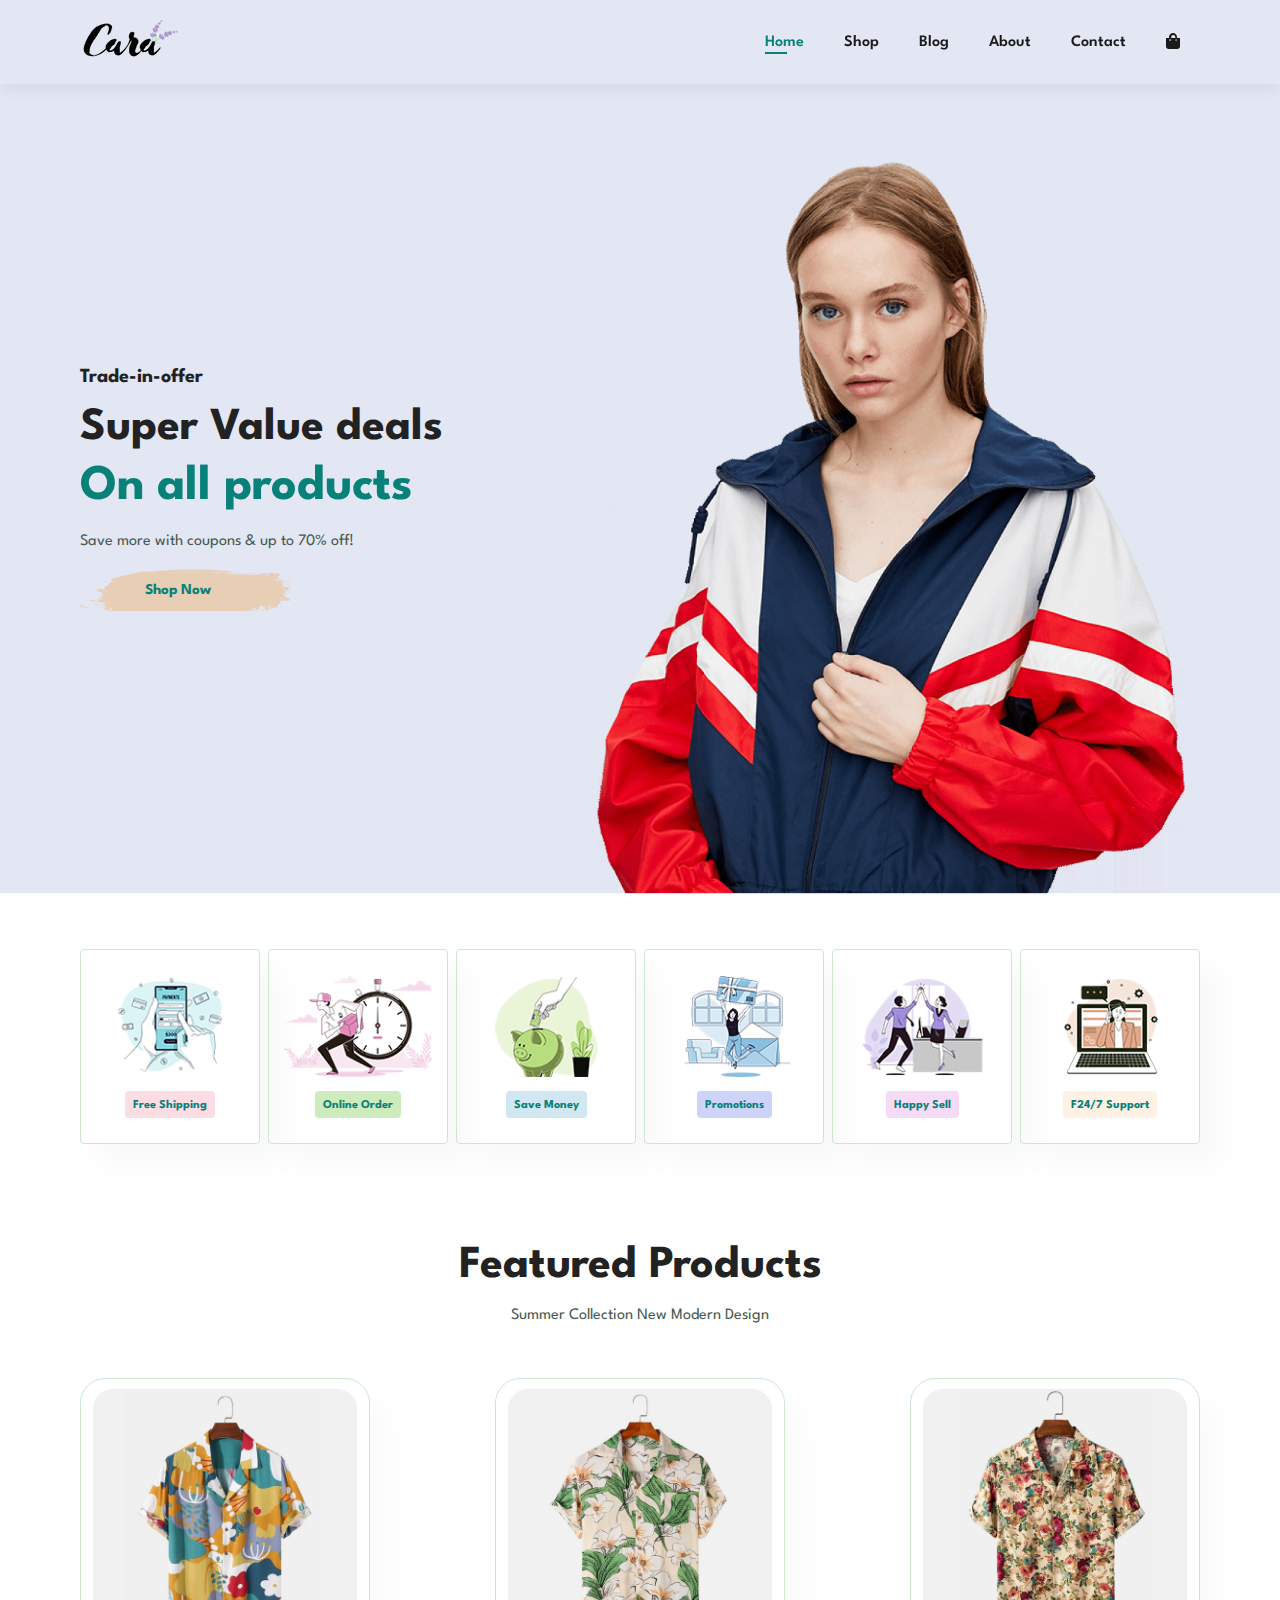
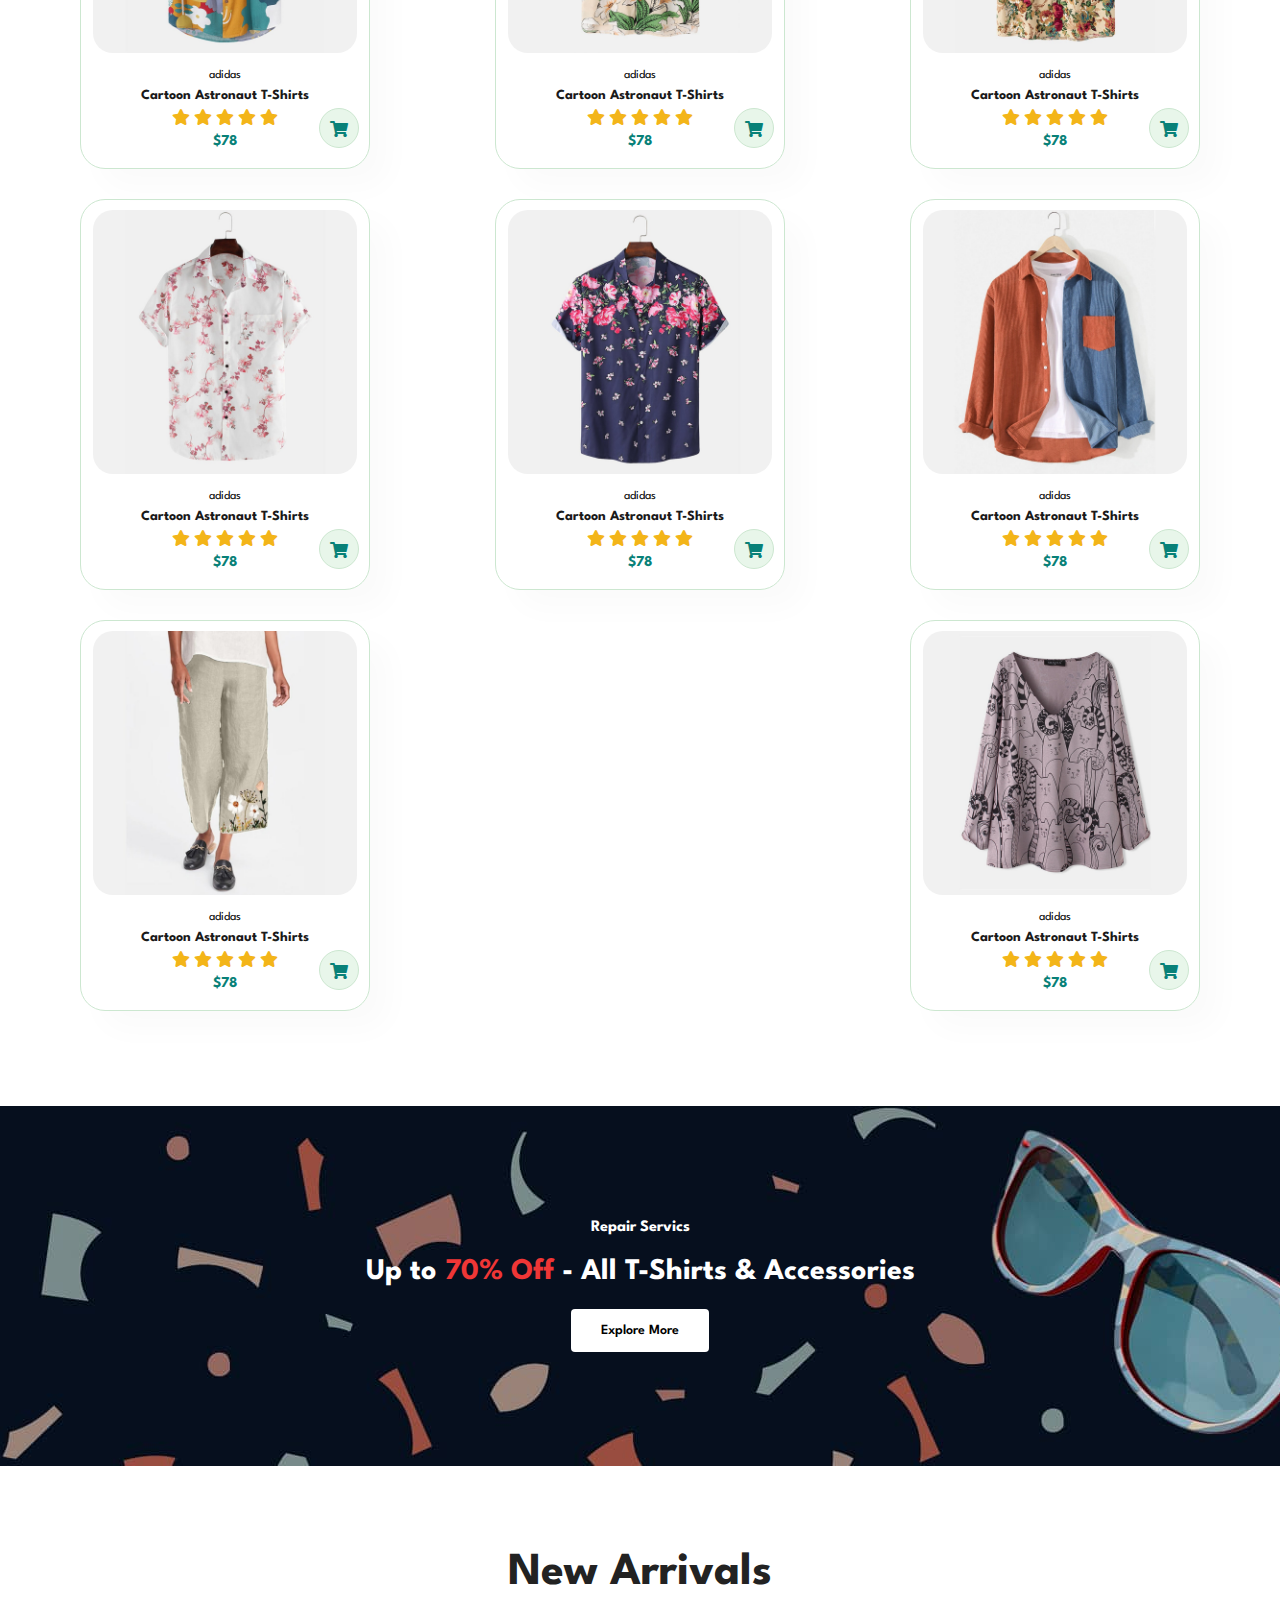
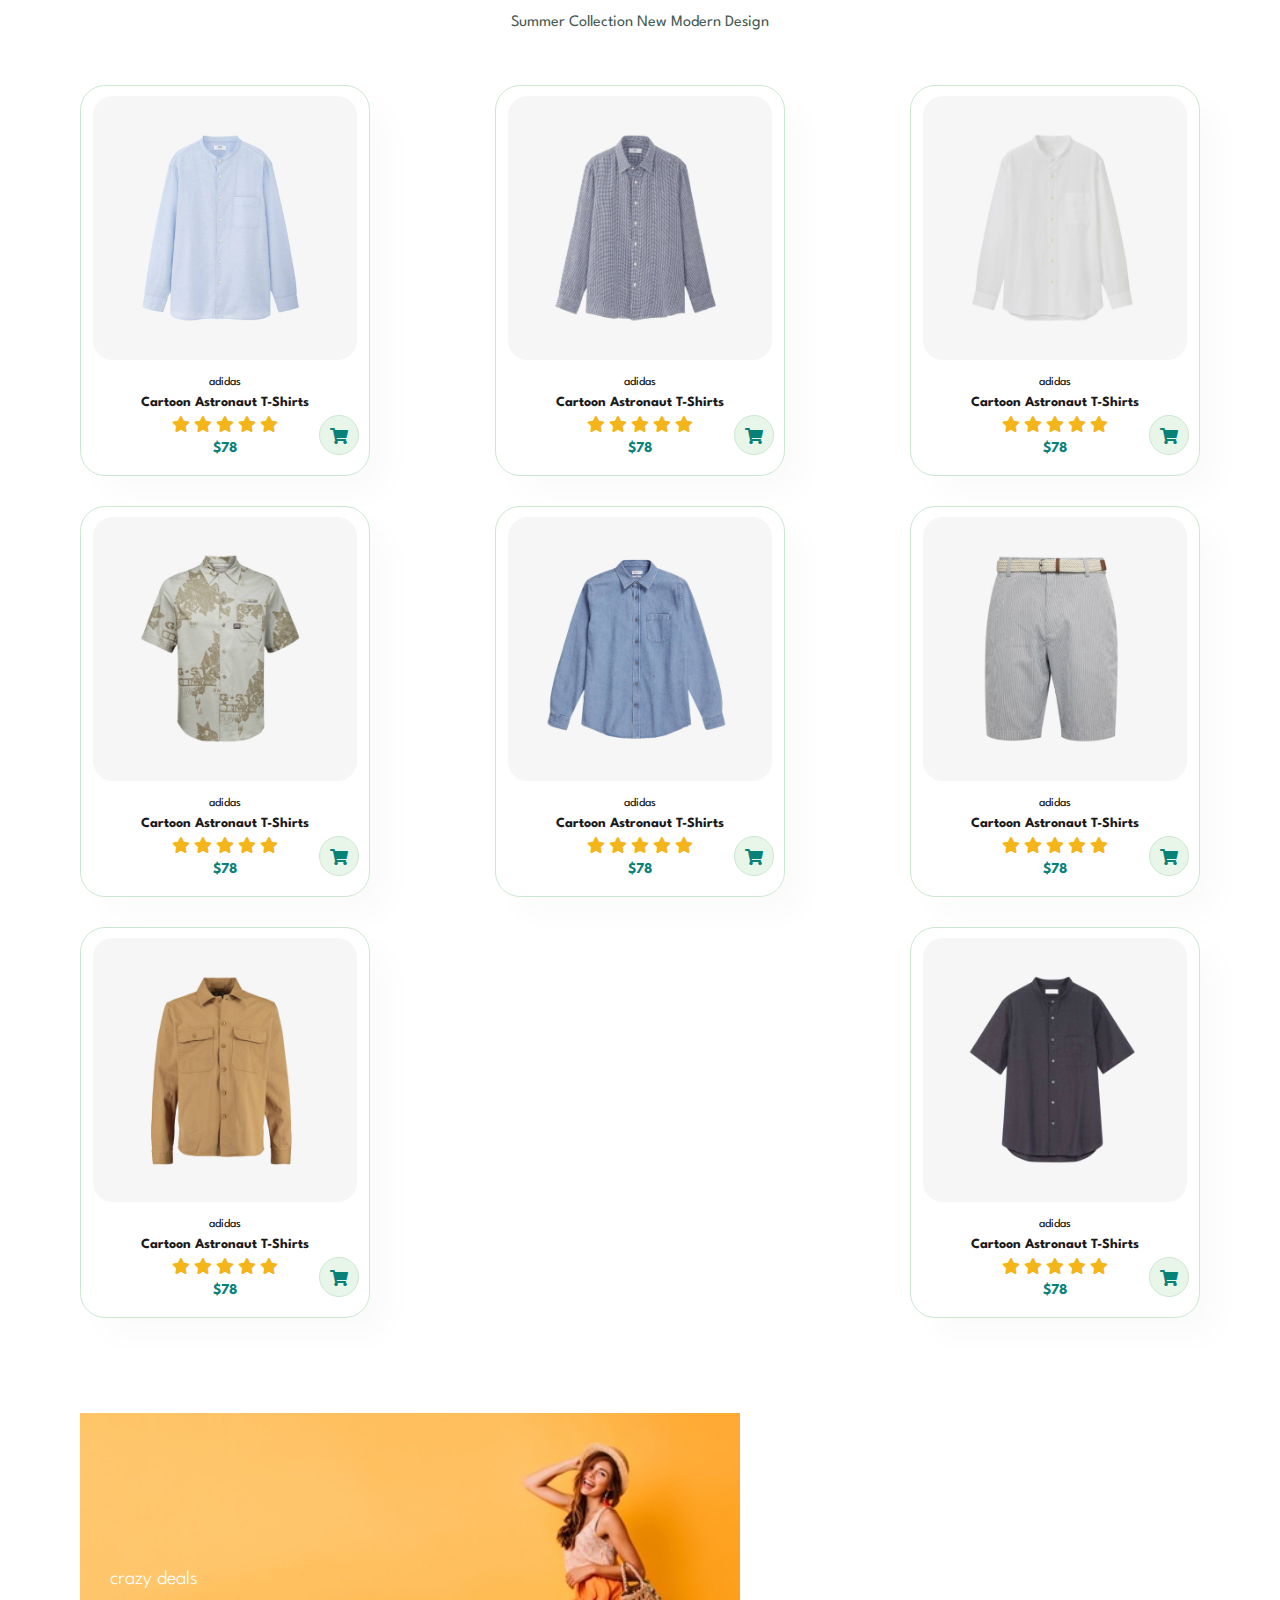
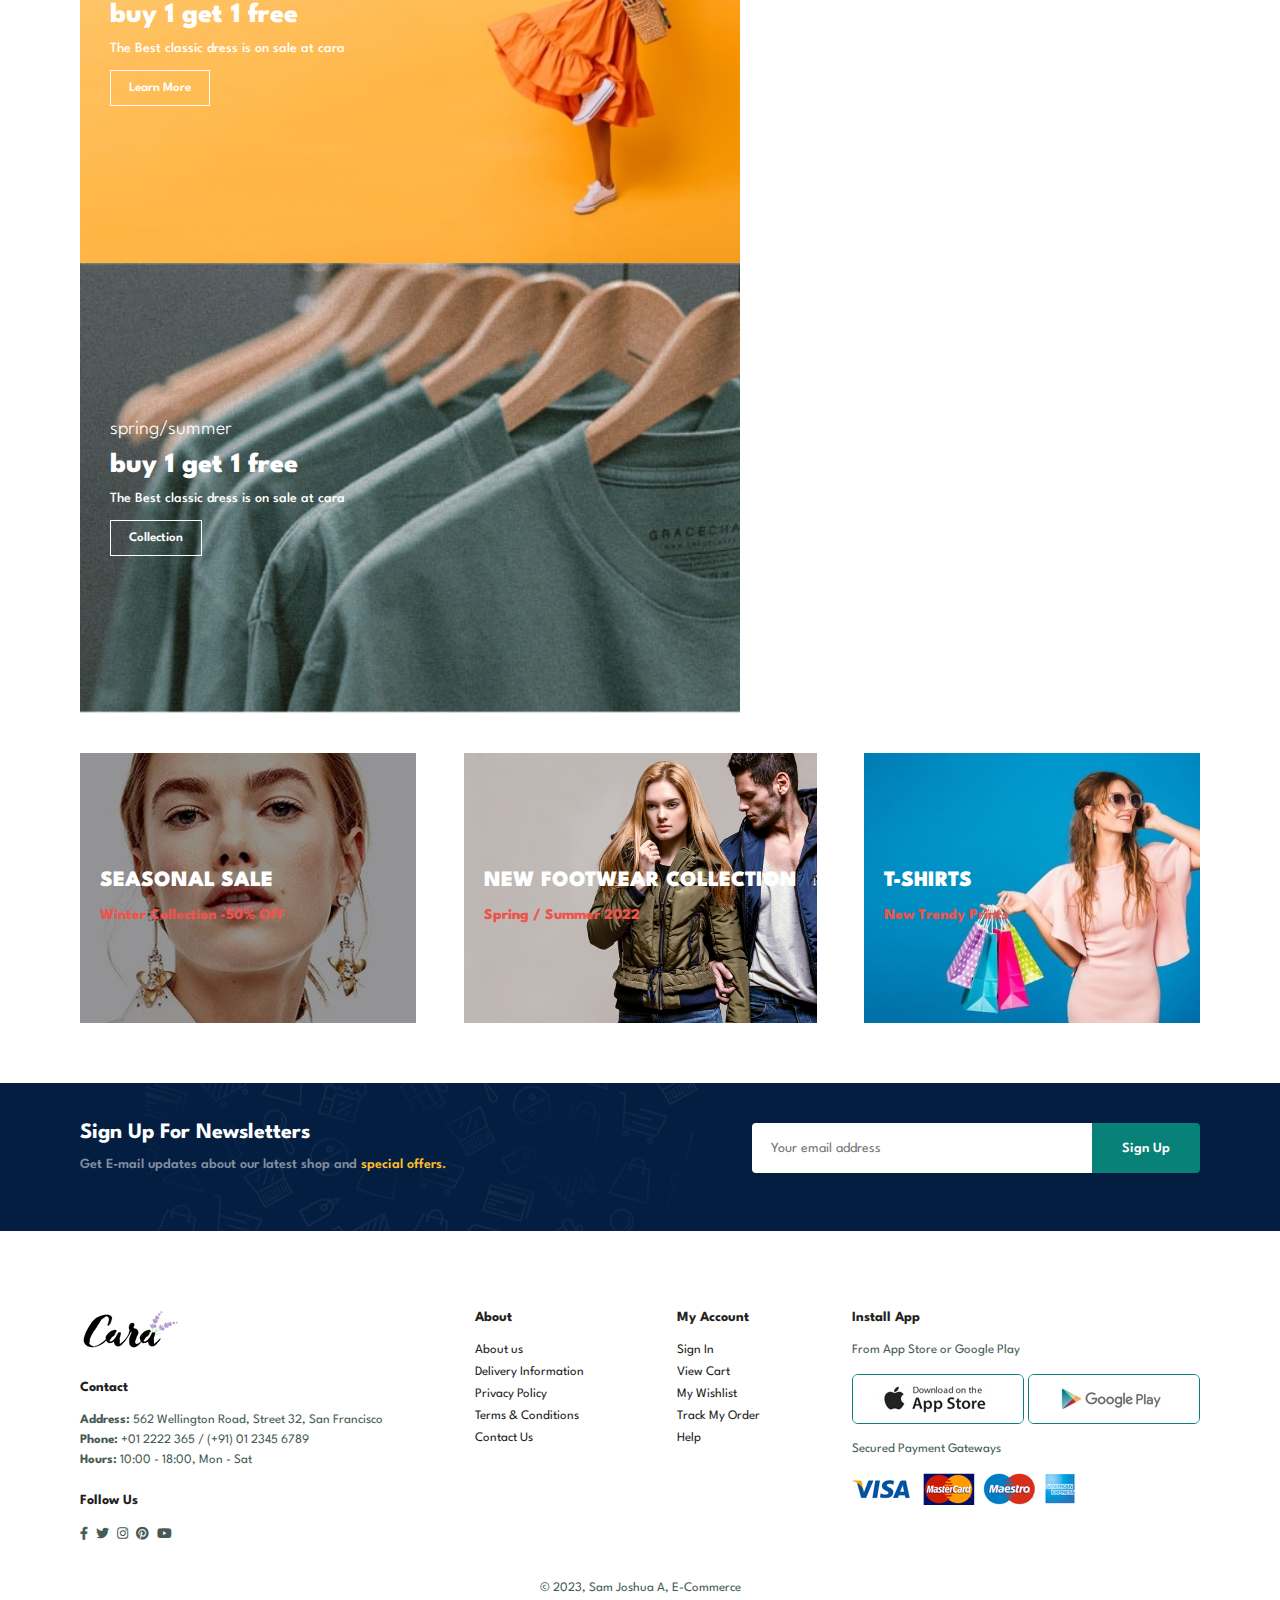
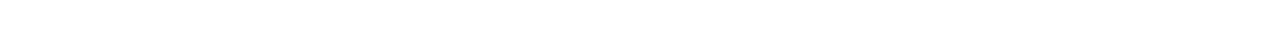
<file: index.html>
<!DOCTYPE html>
<html lang="en">
<head>
    <meta charset="UTF-8">
    <meta http-equiv="X-UA-Compatible" content="IE=edge">
    <meta name="viewport" content="width=device-width, initial-scale=1.0">
    <title>E-Commerce</title>
    <link rel="stylesheet" href="https://use.fontawesome.com/releases/v5.15.4/css/all.css"/>
    
    <link rel="stylesheet" href="style.css">
</head>
<body>
    <section id="header">
        <a href="#"><img src="./images/logo.png" class="logo" alt=""></a>

        <div>
            <ul id="navbar">
                <li><a class="active" href="index.html">Home</a></li>
                <li><a href="shop.html">Shop</a></li>
                <li><a href="blog.html">Blog</a></li>
                <li><a href="about.html">About</a></li>
                <li><a href="contact.html">Contact</a></li>
                <li id="lg-bag"><a href="cart.html"><i class="fa fa-shopping-bag"></i></a></li>
                <a href="#" id="close"><i class="fa fa-times"></i></a>
            </ul>
        </div>
        <div id="mobile">
            <a href="cart.html"><i class="fa fa-shopping-bag"></i></a>
            <i id="bar" class="fa fa-outdent"></i>
        </div>
    </section>

    <section id="hero">
        <h4>Trade-in-offer</h4>
        <h2>Super Value deals</h2>
        <h1>On all products</h1>
        <p>Save more with coupons & up to 70% off!</p>
        <button>Shop Now</button>

    </section>

    <section id="feature" class="section-p1">
        <div class="fe-box">
            <img src="images/features/f1.png" alt="">
            <h6>Free Shipping</h6>
        </div>
        <div class="fe-box">
            <img src="images/features/f2.png" alt="">
            <h6>Online Order</h6>
        </div>
        <div class="fe-box">
            <img src="images/features/f3.png" alt="">
            <h6>Save Money</h6>
        </div>
        <div class="fe-box">
            <img src="images/features/f4.png" alt="">
            <h6>Promotions</h6>
        </div>
        <div class="fe-box">
            <img src="images/features/f5.png" alt="">
            <h6>Happy Sell</h6>
        </div>
        <div class="fe-box">
            <img src="images/features/f6.png" alt="">
            <h6>F24/7 Support</h6>
        </div>
    </section>

    <section id="product1" class="section-p1">
        <h2>Featured Products</h2>
        <p>Summer Collection New Modern Design</p>
        <div class="pro-container">
            <div class="pro">
                <img class="main-img" src="images/products/f1.jpg" alt="">
                <div class="des">
                    <span>adidas</span>
                    <h5>Cartoon Astronaut T-Shirts</h5>
                    <div class="star">
                        <i class="fa fa-star"></i>
                        <i class="fa fa-star"></i>
                        <i class="fa fa-star"></i>
                        <i class="fa fa-star"></i>
                        <i class="fa fa-star"></i>
                    </div>
                    <h4>$78</h4>
                </div>
                <a href="#"><i class="fa fa-shopping-cart cart"></i></a>
            </div>
            <div class="pro">
                <img class="main-img" src="images/products/f2.jpg" alt="">
                <div class="des">
                    <span>adidas</span>
                    <h5>Cartoon Astronaut T-Shirts</h5>
                    <div class="star">
                        <i class="fa fa-star"></i>
                        <i class="fa fa-star"></i>
                        <i class="fa fa-star"></i>
                        <i class="fa fa-star"></i>
                        <i class="fa fa-star"></i>
                    </div>
                    <h4>$78</h4>
                </div>
                <a href="#"><i class="fa fa-shopping-cart cart"></i></a>
            </div>
            <div class="pro">
                <img class="main-img" src="images/products/f3.jpg" alt="">
                <div class="des">
                    <span>adidas</span>
                    <h5>Cartoon Astronaut T-Shirts</h5>
                    <div class="star">
                        <i class="fa fa-star"></i>
                        <i class="fa fa-star"></i>
                        <i class="fa fa-star"></i>
                        <i class="fa fa-star"></i>
                        <i class="fa fa-star"></i>
                    </div>
                    <h4>$78</h4>
                </div>
                <a href="#"><i class="fa fa-shopping-cart cart"></i></a>
            </div>
            <div class="pro">
                <img class="main-img" src="images/products/f4.jpg" alt="">
                <div class="des">
                    <span>adidas</span>
                    <h5>Cartoon Astronaut T-Shirts</h5>
                    <div class="star">
                        <i class="fa fa-star"></i>
                        <i class="fa fa-star"></i>
                        <i class="fa fa-star"></i>
                        <i class="fa fa-star"></i>
                        <i class="fa fa-star"></i>
                    </div>
                    <h4>$78</h4>
                </div>
                <a href="#"><i class="fa fa-shopping-cart cart"></i></a>
            </div>
            <div class="pro">
                <img class="main-img" src="images/products/f5.jpg" alt="">
                <div class="des">
                    <span>adidas</span>
                    <h5>Cartoon Astronaut T-Shirts</h5>
                    <div class="star">
                        <i class="fa fa-star"></i>
                        <i class="fa fa-star"></i>
                        <i class="fa fa-star"></i>
                        <i class="fa fa-star"></i>
                        <i class="fa fa-star"></i>
                    </div>
                    <h4>$78</h4>
                </div>
                <a href="#"><i class="fa fa-shopping-cart cart"></i></a>
            </div>
            <div class="pro">
                <img class="main-img" src="images/products/f6.jpg" alt="">
                <div class="des">
                    <span>adidas</span>
                    <h5>Cartoon Astronaut T-Shirts</h5>
                    <div class="star">
                        <i class="fa fa-star"></i>
                        <i class="fa fa-star"></i>
                        <i class="fa fa-star"></i>
                        <i class="fa fa-star"></i>
                        <i class="fa fa-star"></i>
                    </div>
                    <h4>$78</h4>
                </div>
                <a href="#"><i class="fa fa-shopping-cart cart"></i></a>
            </div>
            <div class="pro">
                <img class="main-img" src="images/products/f7.jpg" alt="">
                <div class="des">
                    <span>adidas</span>
                    <h5>Cartoon Astronaut T-Shirts</h5>
                    <div class="star">
                        <i class="fa fa-star"></i>
                        <i class="fa fa-star"></i>
                        <i class="fa fa-star"></i>
                        <i class="fa fa-star"></i>
                        <i class="fa fa-star"></i>
                    </div>
                    <h4>$78</h4>
                </div>
                <a href="#"><i class="fa fa-shopping-cart cart"></i></a>
            </div>
            <div class="pro">
                <img class="main-img" src="images/products/f8.jpg" alt="">
                <div class="des">
                    <span>adidas</span>
                    <h5>Cartoon Astronaut T-Shirts</h5>
                    <div class="star">
                        <i class="fa fa-star"></i>
                        <i class="fa fa-star"></i>
                        <i class="fa fa-star"></i>
                        <i class="fa fa-star"></i>
                        <i class="fa fa-star"></i>
                    </div>
                    <h4>$78</h4>
                </div>
                <a href="#"><i class="fa fa-shopping-cart cart"></i></a>
            </div>
        </div>
    </section>

    <section id="banner" class="section-m1">
        <h4>Repair Servics</h4>
        <h2>Up to <span>70% Off</span> - All T-Shirts & Accessories</h2>
        <button class="normal">Explore More</button>
    </section>

    <section id="product1" class="section-p1">
        <h2>New Arrivals</h2>
        <p>Summer Collection New Modern Design</p>
        <div class="pro-container">
            <div class="pro">
                <img class="main-img" src="images/products/n1.jpg" alt="">
                <div class="des">
                    <span>adidas</span>
                    <h5>Cartoon Astronaut T-Shirts</h5>
                    <div class="star">
                        <i class="fa fa-star"></i>
                        <i class="fa fa-star"></i>
                        <i class="fa fa-star"></i>
                        <i class="fa fa-star"></i>
                        <i class="fa fa-star"></i>
                    </div>
                    <h4>$78</h4>
                </div>
                <a href="#"><i class="fa fa-shopping-cart cart"></i></a>
            </div>
            <div class="pro">
                <img class="main-img" src="images/products/n2.jpg" alt="">
                <div class="des">
                    <span>adidas</span>
                    <h5>Cartoon Astronaut T-Shirts</h5>
                    <div class="star">
                        <i class="fa fa-star"></i>
                        <i class="fa fa-star"></i>
                        <i class="fa fa-star"></i>
                        <i class="fa fa-star"></i>
                        <i class="fa fa-star"></i>
                    </div>
                    <h4>$78</h4>
                </div>
                <a href="#"><i class="fa fa-shopping-cart cart"></i></a>
            </div>
            <div class="pro">
                <img class="main-img" src="images/products/n3.jpg" alt="">
                <div class="des">
                    <span>adidas</span>
                    <h5>Cartoon Astronaut T-Shirts</h5>
                    <div class="star">
                        <i class="fa fa-star"></i>
                        <i class="fa fa-star"></i>
                        <i class="fa fa-star"></i>
                        <i class="fa fa-star"></i>
                        <i class="fa fa-star"></i>
                    </div>
                    <h4>$78</h4>
                </div>
                <a href="#"><i class="fa fa-shopping-cart cart"></i></a>
            </div>
            <div class="pro">
                <img class="main-img" src="images/products/n4.jpg" alt="">
                <div class="des">
                    <span>adidas</span>
                    <h5>Cartoon Astronaut T-Shirts</h5>
                    <div class="star">
                        <i class="fa fa-star"></i>
                        <i class="fa fa-star"></i>
                        <i class="fa fa-star"></i>
                        <i class="fa fa-star"></i>
                        <i class="fa fa-star"></i>
                    </div>
                    <h4>$78</h4>
                </div>
                <a href="#"><i class="fa fa-shopping-cart cart"></i></a>
            </div>
            <div class="pro">
                <img class="main-img" src="images/products/n5.jpg" alt="">
                <div class="des">
                    <span>adidas</span>
                    <h5>Cartoon Astronaut T-Shirts</h5>
                    <div class="star">
                        <i class="fa fa-star"></i>
                        <i class="fa fa-star"></i>
                        <i class="fa fa-star"></i>
                        <i class="fa fa-star"></i>
                        <i class="fa fa-star"></i>
                    </div>
                    <h4>$78</h4>
                </div>
                <a href="#"><i class="fa fa-shopping-cart cart"></i></a>
            </div>
            <div class="pro">
                <img class="main-img" src="images/products/n6.jpg" alt="">
                <div class="des">
                    <span>adidas</span>
                    <h5>Cartoon Astronaut T-Shirts</h5>
                    <div class="star">
                        <i class="fa fa-star"></i>
                        <i class="fa fa-star"></i>
                        <i class="fa fa-star"></i>
                        <i class="fa fa-star"></i>
                        <i class="fa fa-star"></i>
                    </div>
                    <h4>$78</h4>
                </div>
                <a href="#"><i class="fa fa-shopping-cart cart"></i></a>
            </div>
            <div class="pro">
                <img class="main-img" src="images/products/n7.jpg" alt="">
                <div class="des">
                    <span>adidas</span>
                    <h5>Cartoon Astronaut T-Shirts</h5>
                    <div class="star">
                        <i class="fa fa-star"></i>
                        <i class="fa fa-star"></i>
                        <i class="fa fa-star"></i>
                        <i class="fa fa-star"></i>
                        <i class="fa fa-star"></i>
                    </div>
                    <h4>$78</h4>
                </div>
                <a href="#"><i class="fa fa-shopping-cart cart"></i></a>
            </div>
            <div class="pro">
                <img class="main-img" src="images/products/n8.jpg" alt="">
                <div class="des">
                    <span>adidas</span>
                    <h5>Cartoon Astronaut T-Shirts</h5>
                    <div class="star">
                        <i class="fa fa-star"></i>
                        <i class="fa fa-star"></i>
                        <i class="fa fa-star"></i>
                        <i class="fa fa-star"></i>
                        <i class="fa fa-star"></i>
                    </div>
                    <h4>$78</h4>
                </div>
                <a href="#"><i class="fa fa-shopping-cart cart"></i></a>
            </div>
        </div>
    </section>

    <section id="sm-banner" class="section-p1">
        <div class="banner-box">
            <h4>crazy deals</h4>
            <h2>buy 1 get 1 free</h2>
            <span>The Best classic dress is on sale at cara</span>
            <button class="white">Learn More</button>
        </div>
        <div class="banner-box banner-box2">
            <h4>spring/summer</h4>
            <h2>buy 1 get 1 free</h2>
            <span>The Best classic dress is on sale at cara</span>
            <button class="white">Collection</button>
        </div>
    </section>

    <section id="banner3">
        <div class="banner-box">
            <h2>SEASONAL SALE</h2>
            <h3>Winter Collection -50% OFF</h3>
        </div>
        <div class="banner-box banner-box2">
            <h2>NEW FOOTWEAR COLLECTION</h2>
            <h3>Spring / Summer 2022</h3>
        </div>
        <div class="banner-box banner-box3">
            <h2>T-SHIRTS</h2>
            <h3>New Trendy Prints</h3>
        </div>
    </section>

    <section id="newsletter" class="section-p1 section-m1">
        <div class="newstext">
            <h4>Sign Up For Newsletters</h4>
            <p>Get E-mail updates about our latest shop and <span>special offers.</span></p>
        </div>
        <div class="form">
            <input type="text" placeholder="Your email address">
            <button class="normal">Sign Up</button>
        </div>
    </section>

    <footer class="section-p1">
        <div class="col">
            <img class="logo" src="images/logo.png" alt="">
            <h4>Contact</h4>
            <p><strong>Address: </strong> 562  Wellington Road, Street 32, San Francisco</p>
            <p><strong>Phone: </strong> +01 2222 365 / (+91) 01 2345 6789</p>
            <p><strong>Hours: </strong> 10:00 - 18:00, Mon - Sat</p>
            <div class="follow">
                <h4>Follow Us</h4>
                <div class="icon">
                    <a href="#"><i class="fab fa-facebook-f"></i></a>
                    <a href="#"><i class="fab fa-twitter"></i></a>
                    <a href="#"><i class="fab fa-instagram"></i></a>
                    <a href="#"><i class="fab fa-pinterest"></i></a>
                    <a href="#"><i class="fab fa-youtube"></i></a>
                </div>
            </div>
        </div>
        <div class="col">
            <h4>About</h4>
            <a href="#">About us</a>
            <a href="#">Delivery Information</a>
            <a href="#">Privacy Policy</a>
            <a href="#">Terms & Conditions</a>
            <a href="#">Contact Us</a>
        </div>
        <div class="col">
            <h4>My Account</h4>
            <a href="#">Sign In</a>
            <a href="#">View Cart</a>
            <a href="#">My Wishlist</a>
            <a href="#">Track My Order</a>
            <a href="#">Help</a>
        </div>
        <div class="col install">
            <h4>Install App</h4>
            <p>From App Store or Google Play</p>
            <div class="row">
                <a href="#"><img src="images/pay/app.jpg" alt=""></a>
                <a href="#"><img src="images/pay/play.jpg" alt=""></a>
            </div>
            <p>Secured Payment Gateways</p>
            <a href="#"><img src="images/pay/pay.png" alt=""></a>
        </div>
        <div class="copyright">
            <p>&copy; 2023, Sam Joshua A, E-Commerce </p>
        </div>
    </footer>

    <script src="script.js"></script>
</body>
</html>
</file>
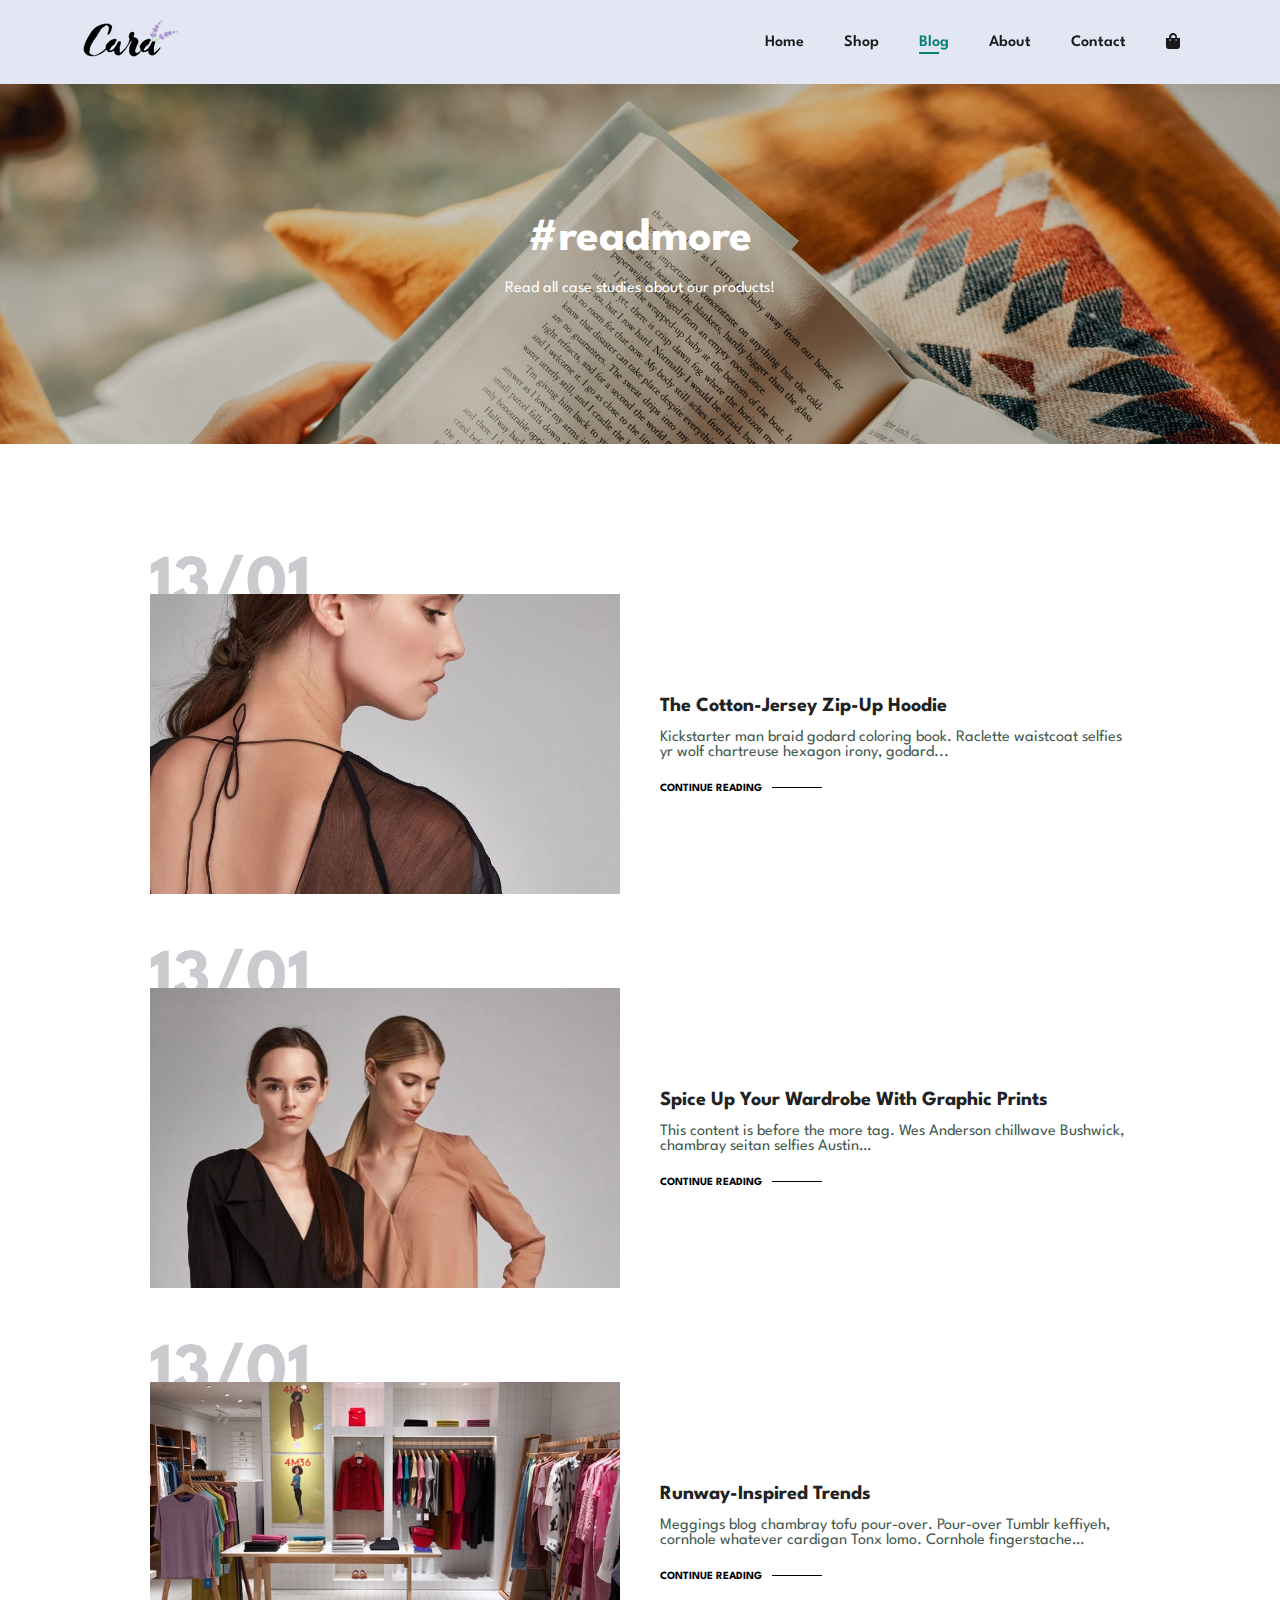
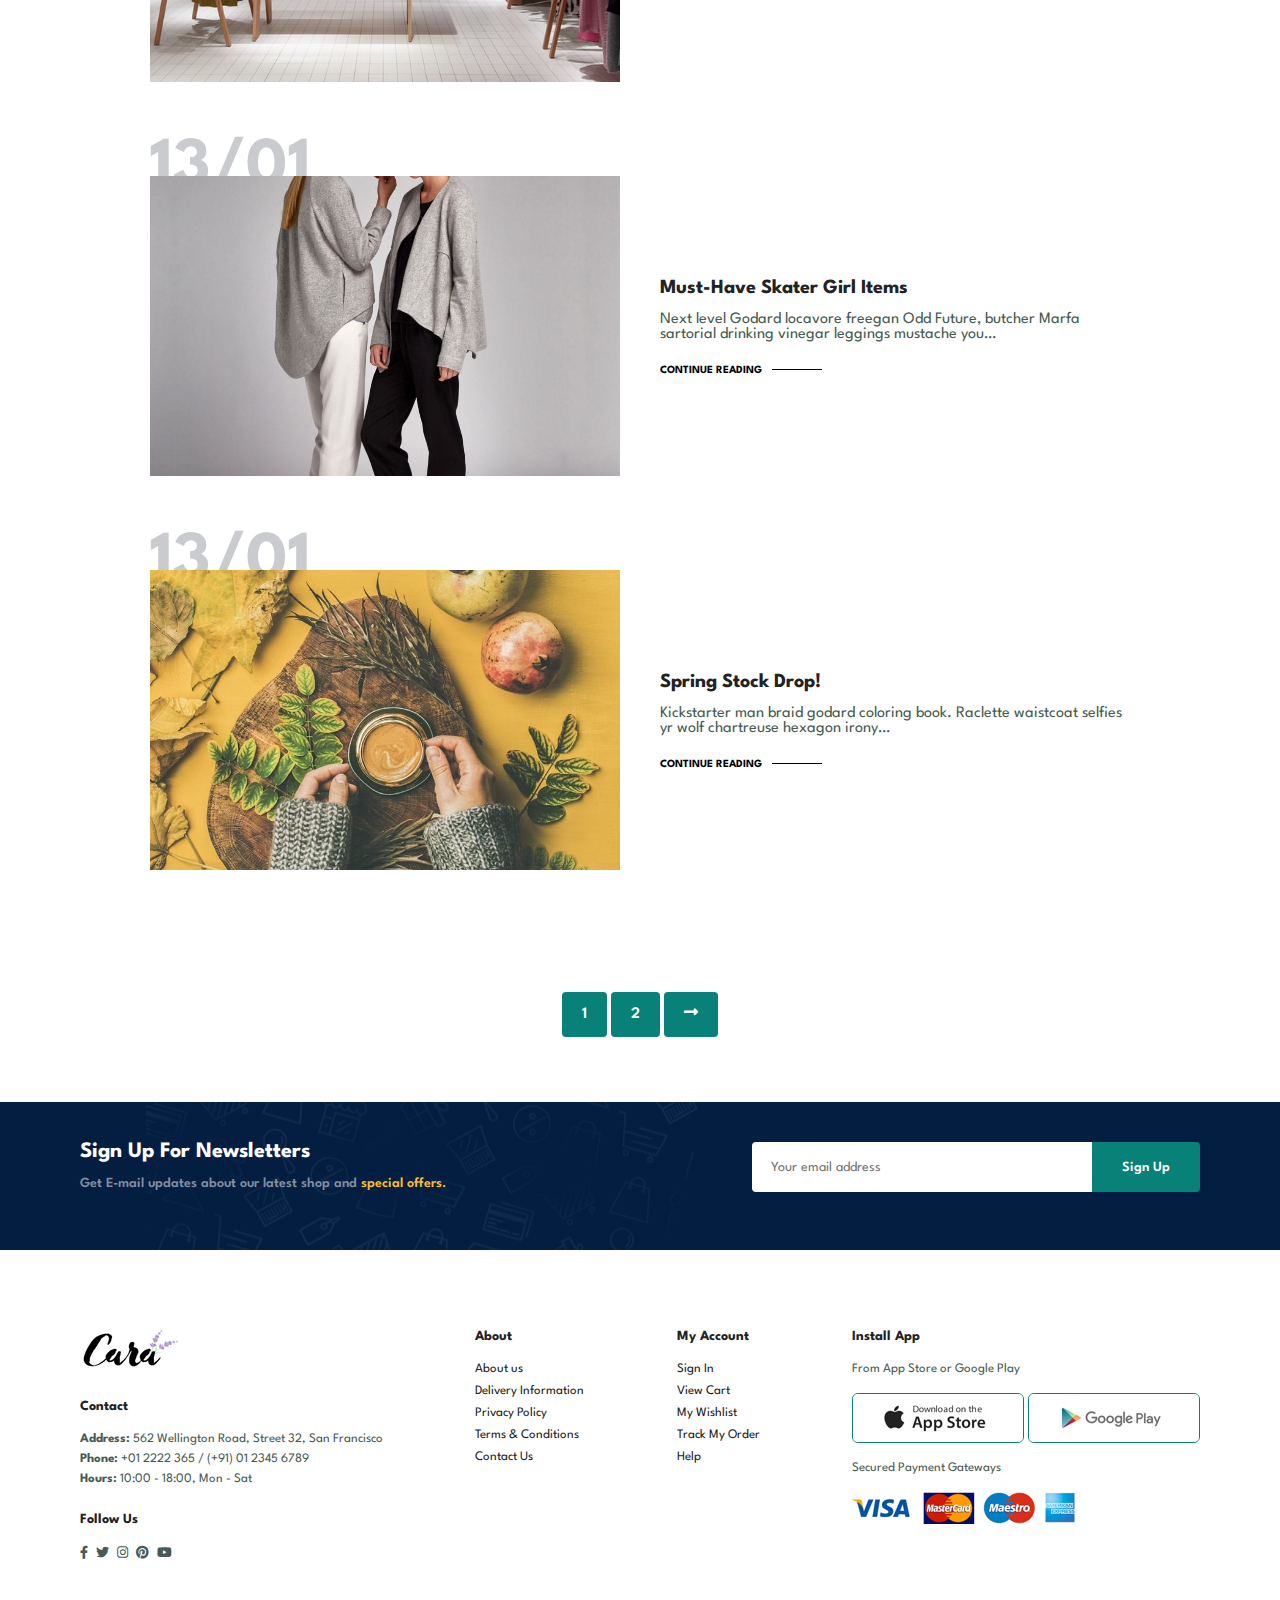
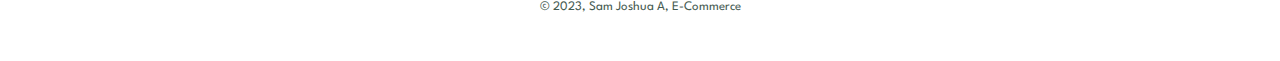
<file: blog.html>
<!DOCTYPE html>
<html lang="en">
<head>
    <meta charset="UTF-8">
    <meta http-equiv="X-UA-Compatible" content="IE=edge">
    <meta name="viewport" content="width=device-width, initial-scale=1.0">
    <title>E-Commerce</title>
    <link rel="stylesheet" href="https://use.fontawesome.com/releases/v5.15.4/css/all.css"/>
    
    <link rel="stylesheet" href="style.css">
</head>
<body>
    <section id="header">
        <a href="#"><img src="./images/logo.png" class="logo" alt=""></a>

        <div>
            <ul id="navbar">
                <li><a href="index.html">Home</a></li>
                <li><a href="shop.html">Shop</a></li>
                <li><a class="active"  href="blog.html">Blog</a></li>
                <li><a href="about.html">About</a></li>
                <li><a href="contact.html">Contact</a></li>
                <li id="lg-bag"><a href="cart.html"><i class="fa fa-shopping-bag"></i></a></li>
                <a href="#" id="close"><i class="fa fa-times"></i></a>
            </ul>
        </div>
        <div id="mobile">
            <a href="cart.html"><i class="fa fa-shopping-bag"></i></a>
            <i id="bar" class="fa fa-outdent"></i>
        </div>
    </section>

    <section id="page-header" class="blog-header">
        <h2>#readmore</h2>
        <p>Read all case studies about our products!</p>
    </section>

    <section id="blog">
        <div class="blog-box">
            <div class="blog-img">
                <img src="images/blog/b1.jpg" alt="">
            </div>
            <div class="blog-details">
                <h4>The Cotton-Jersey Zip-Up Hoodie</h4>
                <p>Kickstarter man braid godard coloring book. Raclette waistcoat  selfies yr wolf chartreuse hexagon irony, godard...</p>
                <a href="#">CONTINUE READING</a>
            </div>
            <h1>13/01</h1>
        </div>
        <div class="blog-box">
            <div class="blog-img">
                <img src="images/blog/b2.jpg" alt="">
            </div>
            <div class="blog-details">
                <h4>Spice Up Your Wardrobe With Graphic Prints</h4>
                <p>This content is before the more tag. Wes Anderson chillwave Bushwick, chambray seitan selfies Austin…</p>
                <a href="#">CONTINUE READING</a>
            </div>
            <h1>13/01</h1>
        </div>
        <div class="blog-box">
            <div class="blog-img">
                <img src="images/blog/b3.jpg" alt="">
            </div>
            <div class="blog-details">
                <h4>Runway-Inspired Trends</h4>
                <p>Meggings blog chambray tofu pour-over. Pour-over Tumblr keffiyeh, cornhole whatever cardigan Tonx lomo. Cornhole fingerstache…</p>
                <a href="#">CONTINUE READING</a>
            </div>
            <h1>13/01</h1>
        </div>
        <div class="blog-box">
            <div class="blog-img">
                <img src="images/blog/b4.jpg" alt="">
            </div>
            <div class="blog-details">
                <h4>Must-Have Skater Girl Items</h4>
                <p>Next level Godard locavore freegan Odd Future, butcher Marfa sartorial drinking vinegar leggings mustache you…</p>
                <a href="#">CONTINUE READING</a>
            </div>
            <h1>13/01</h1>
        </div>
        <div class="blog-box">
            <div class="blog-img">
                <img src="images/blog/b6.jpg" alt="">
            </div>
            <div class="blog-details">
                <h4>Spring Stock Drop!</h4>
                <p>Kickstarter man braid godard coloring book. Raclette waistcoat selfies yr wolf chartreuse hexagon irony…</p>
                <a href="#">CONTINUE READING</a>
            </div>
            <h1>13/01</h1>
        </div>
    </section>

    <section id="pagination" class="section-p1">
        <a href="#">1</a>
        <a href="#">2</a>
        <a href="#"><i class="fa fa-long-arrow-alt-right"></i></a>
    </section>

    <section id="newsletter" class="section-p1 section-m1">
        <div class="newstext">
            <h4>Sign Up For Newsletters</h4>
            <p>Get E-mail updates about our latest shop and <span>special offers.</span></p>
        </div>
        <div class="form">
            <input type="text" placeholder="Your email address">
            <button class="normal">Sign Up</button>
        </div>
    </section>

    <footer class="section-p1">
        <div class="col">
            <img class="logo" src="images/logo.png" alt="">
            <h4>Contact</h4>
            <p><strong>Address: </strong> 562  Wellington Road, Street 32, San Francisco</p>
            <p><strong>Phone: </strong> +01 2222 365 / (+91) 01 2345 6789</p>
            <p><strong>Hours: </strong> 10:00 - 18:00, Mon - Sat</p>
            <div class="follow">
                <h4>Follow Us</h4>
                <div class="icon">
                    <a href="#"><i class="fab fa-facebook-f"></i></a>
                    <a href="#"><i class="fab fa-twitter"></i></a>
                    <a href="#"><i class="fab fa-instagram"></i></a>
                    <a href="#"><i class="fab fa-pinterest"></i></a>
                    <a href="#"><i class="fab fa-youtube"></i></a>
                </div>
            </div>
        </div>
        <div class="col">
            <h4>About</h4>
            <a href="#">About us</a>
            <a href="#">Delivery Information</a>
            <a href="#">Privacy Policy</a>
            <a href="#">Terms & Conditions</a>
            <a href="#">Contact Us</a>
        </div>
        <div class="col">
            <h4>My Account</h4>
            <a href="#">Sign In</a>
            <a href="#">View Cart</a>
            <a href="#">My Wishlist</a>
            <a href="#">Track My Order</a>
            <a href="#">Help</a>
        </div>
        <div class="col install">
            <h4>Install App</h4>
            <p>From App Store or Google Play</p>
            <div class="row">
                <a href="#"><img src="images/pay/app.jpg" alt=""></a>
                <a href="#"><img src="images/pay/play.jpg" alt=""></a>
            </div>
            <p>Secured Payment Gateways</p>
            <a href="#"><img src="images/pay/pay.png" alt=""></a>
        </div>
        <div class="copyright">
            <p>&copy; 2023, Sam Joshua A, E-Commerce </p>
        </div>
    </footer>

    <script src="script.js"></script>
</body>
</html>
</file>
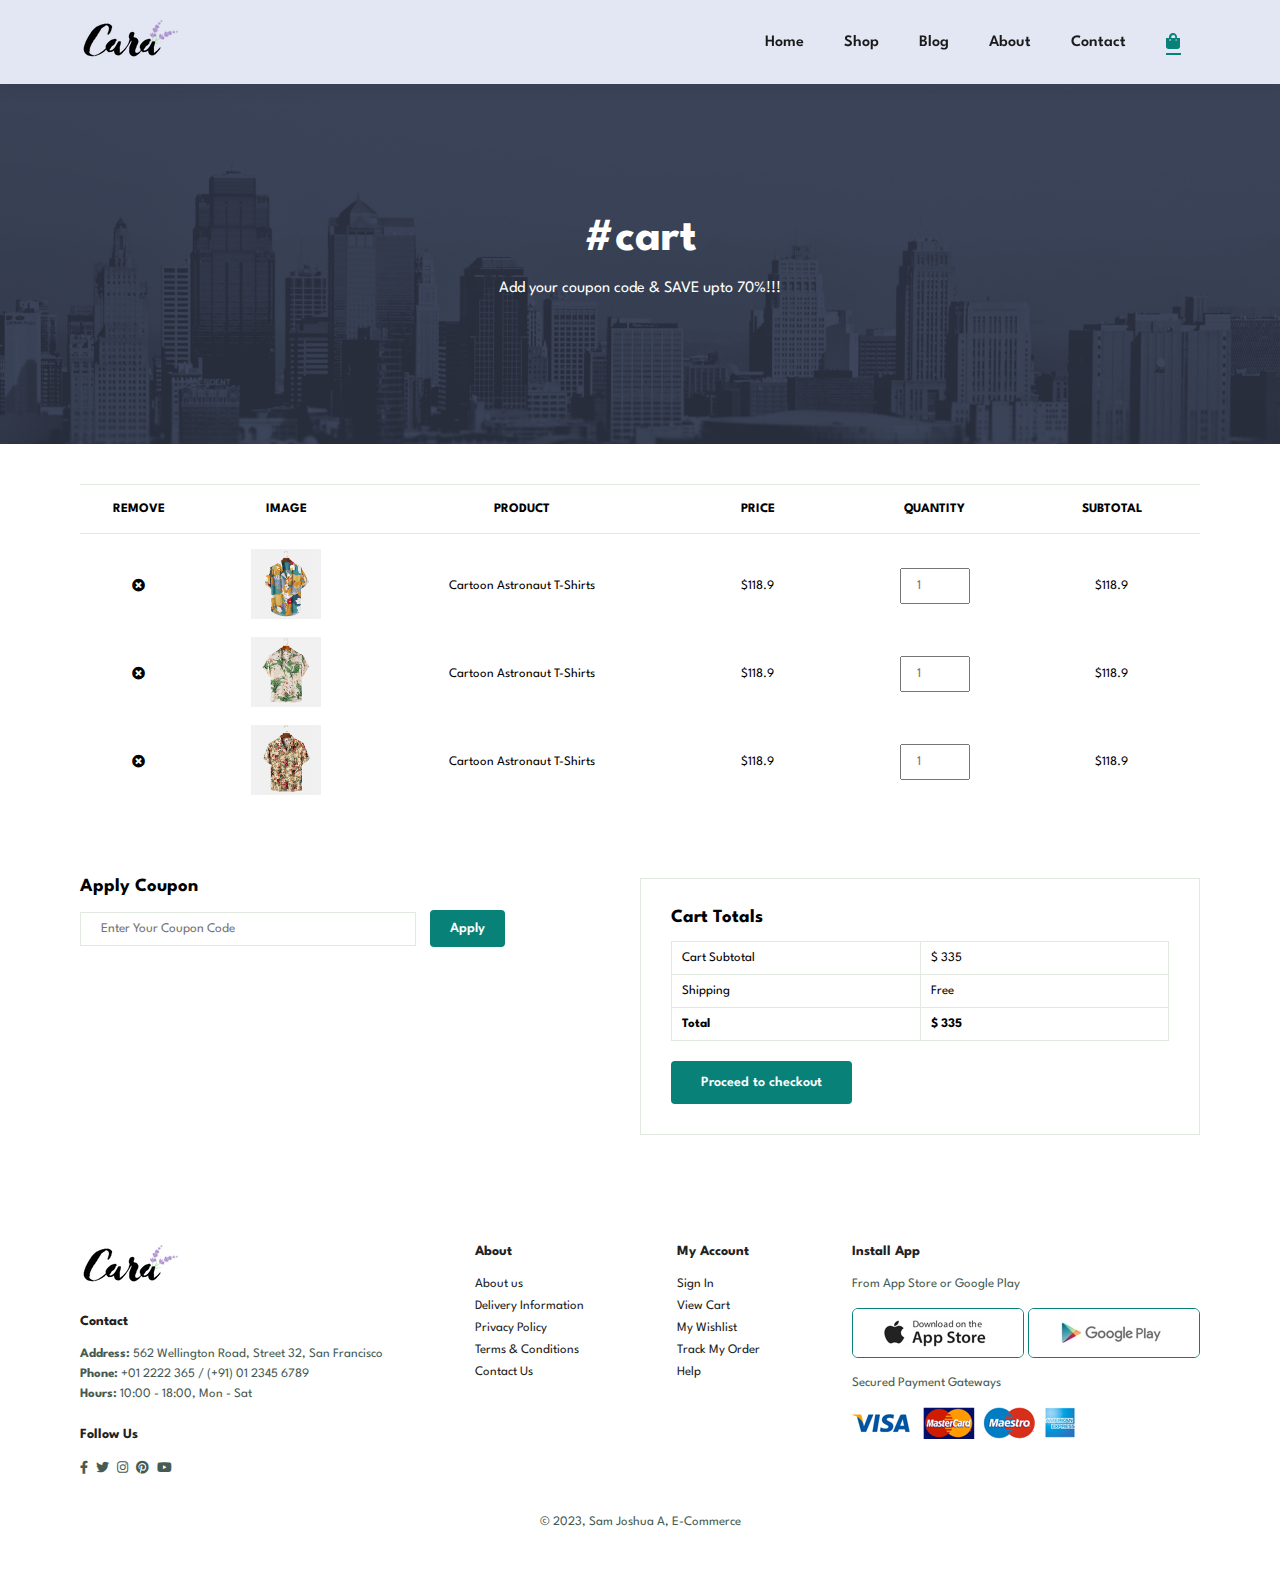
<file: cart.html>
<!DOCTYPE html>
<html lang="en">
<head>
    <meta charset="UTF-8">
    <meta http-equiv="X-UA-Compatible" content="IE=edge">
    <meta name="viewport" content="width=device-width, initial-scale=1.0">
    <title>E-Commerce</title>
    <link rel="stylesheet" href="https://use.fontawesome.com/releases/v5.15.4/css/all.css"/>
    
    <link rel="stylesheet" href="style.css">
</head>
<body>
    <section id="header">
        <a href="#"><img src="./images/logo.png" class="logo" alt=""></a>

        <div>
            <ul id="navbar">
                <li><a href="index.html">Home</a></li>
                <li><a href="shop.html">Shop</a></li>
                <li><a href="blog.html">Blog</a></li>
                <li><a href="about.html">About</a></li>
                <li><a href="contact.html">Contact</a></li>
                <li id="lg-bag"><a class="active" href="cart.html"><i class="fa fa-shopping-bag"></i></a></li>
                <a href="#" id="close"><i class="fa fa-times"></i></a>
            </ul>
        </div>
        <div id="mobile">
            <a href="cart.html"><i class="fa fa-shopping-bag"></i></a>
            <i id="bar" class="fa fa-outdent"></i>
        </div>
    </section>

    <section id="page-header" class="about-header">
        <h2>#cart</h2>
        <p>Add your coupon code & SAVE upto 70%!!!</p>
    </section>

    <section id="cart" class="section-p1">
        <table width="100%">
            <thead>
                <tr>
                    <td>Remove</td>
                    <td>Image</td>
                    <td>Product</td>
                    <td>Price</td>
                    <td>Quantity</td>
                    <td>Subtotal</td>
                </tr>
            </thead>
            <tbody>
                <tr>
                    <td><a href="#"><i class="fa fa-times-circle"></i></a></td>
                    <td><a href="#"><img src="images/products/f1.jpg" alt=""></a></td>
                    <td>Cartoon Astronaut T-Shirts</td>
                    <td>$118.9</td>
                    <td><input type="number" placeholder="1"></td>
                    <td>$118.9</td>
                </tr>
                <tr>
                    <td><a href="#"><i class="fa fa-times-circle"></i></a></td>
                    <td><a href="#"><img src="images/products/f2.jpg" alt=""></a></td>
                    <td>Cartoon Astronaut T-Shirts</td>
                    <td>$118.9</td>
                    <td><input type="number" placeholder="1"></td>
                    <td>$118.9</td>
                </tr>
                <tr>
                    <td><a href="#"><i class="fa fa-times-circle"></i></a></td>
                    <td><a href="#"><img src="images/products/f3.jpg" alt=""></a></td>
                    <td>Cartoon Astronaut T-Shirts</td>
                    <td>$118.9</td>
                    <td><input type="number" placeholder="1"></td>
                    <td>$118.9</td>
                </tr>
            </tbody>
        </table>
    </section>

    <section id="cart-add" class="section-p1">
        <div id="coupon">
            <h3>Apply Coupon</h3>
            <div>
                <input type="text" placeholder="Enter Your Coupon Code">
                <button class="normal">Apply</button>
            </div>
        </div>
        <div id="subtotal">
            <h3>Cart Totals</h3>
            <table>
                <tr>
                    <td>Cart Subtotal</td>
                    <td>$ 335</td>
                </tr> 
                <tr>
                    <td>Shipping</td>
                    <td>Free</td>
                </tr>
                <tr>
                    <td><strong>Total</strong></td>
                    <td><strong>$ 335</strong></td>
                </tr>
            </table>
            <button class="normal">Proceed to checkout</button>
        </div>
    </section>

    <footer class="section-p1">
        <div class="col">
            <img class="logo" src="images/logo.png" alt="">
            <h4>Contact</h4>
            <p><strong>Address: </strong> 562  Wellington Road, Street 32, San Francisco</p>
            <p><strong>Phone: </strong> +01 2222 365 / (+91) 01 2345 6789</p>
            <p><strong>Hours: </strong> 10:00 - 18:00, Mon - Sat</p>
            <div class="follow">
                <h4>Follow Us</h4>
                <div class="icon">
                    <a href="#"><i class="fab fa-facebook-f"></i></a>
                    <a href="#"><i class="fab fa-twitter"></i></a>
                    <a href="#"><i class="fab fa-instagram"></i></a>
                    <a href="#"><i class="fab fa-pinterest"></i></a>
                    <a href="#"><i class="fab fa-youtube"></i></a>
                </div>
            </div>
        </div>
        <div class="col">
            <h4>About</h4>
            <a href="#">About us</a>
            <a href="#">Delivery Information</a>
            <a href="#">Privacy Policy</a>
            <a href="#">Terms & Conditions</a>
            <a href="#">Contact Us</a>
        </div>
        <div class="col">
            <h4>My Account</h4>
            <a href="#">Sign In</a>
            <a href="#">View Cart</a>
            <a href="#">My Wishlist</a>
            <a href="#">Track My Order</a>
            <a href="#">Help</a>
        </div>
        <div class="col install">
            <h4>Install App</h4>
            <p>From App Store or Google Play</p>
            <div class="row">
                <a href="#"><img src="images/pay/app.jpg" alt=""></a>
                <a href="#"><img src="images/pay/play.jpg" alt=""></a>
            </div>
            <p>Secured Payment Gateways</p>
            <a href="#"><img src="images/pay/pay.png" alt=""></a>
        </div>
        <div class="copyright">
            <p>&copy; 2023, Sam Joshua A, E-Commerce </p>
        </div>
    </footer>

    <script src="script.js"></script>
</body>
</html>
</file>
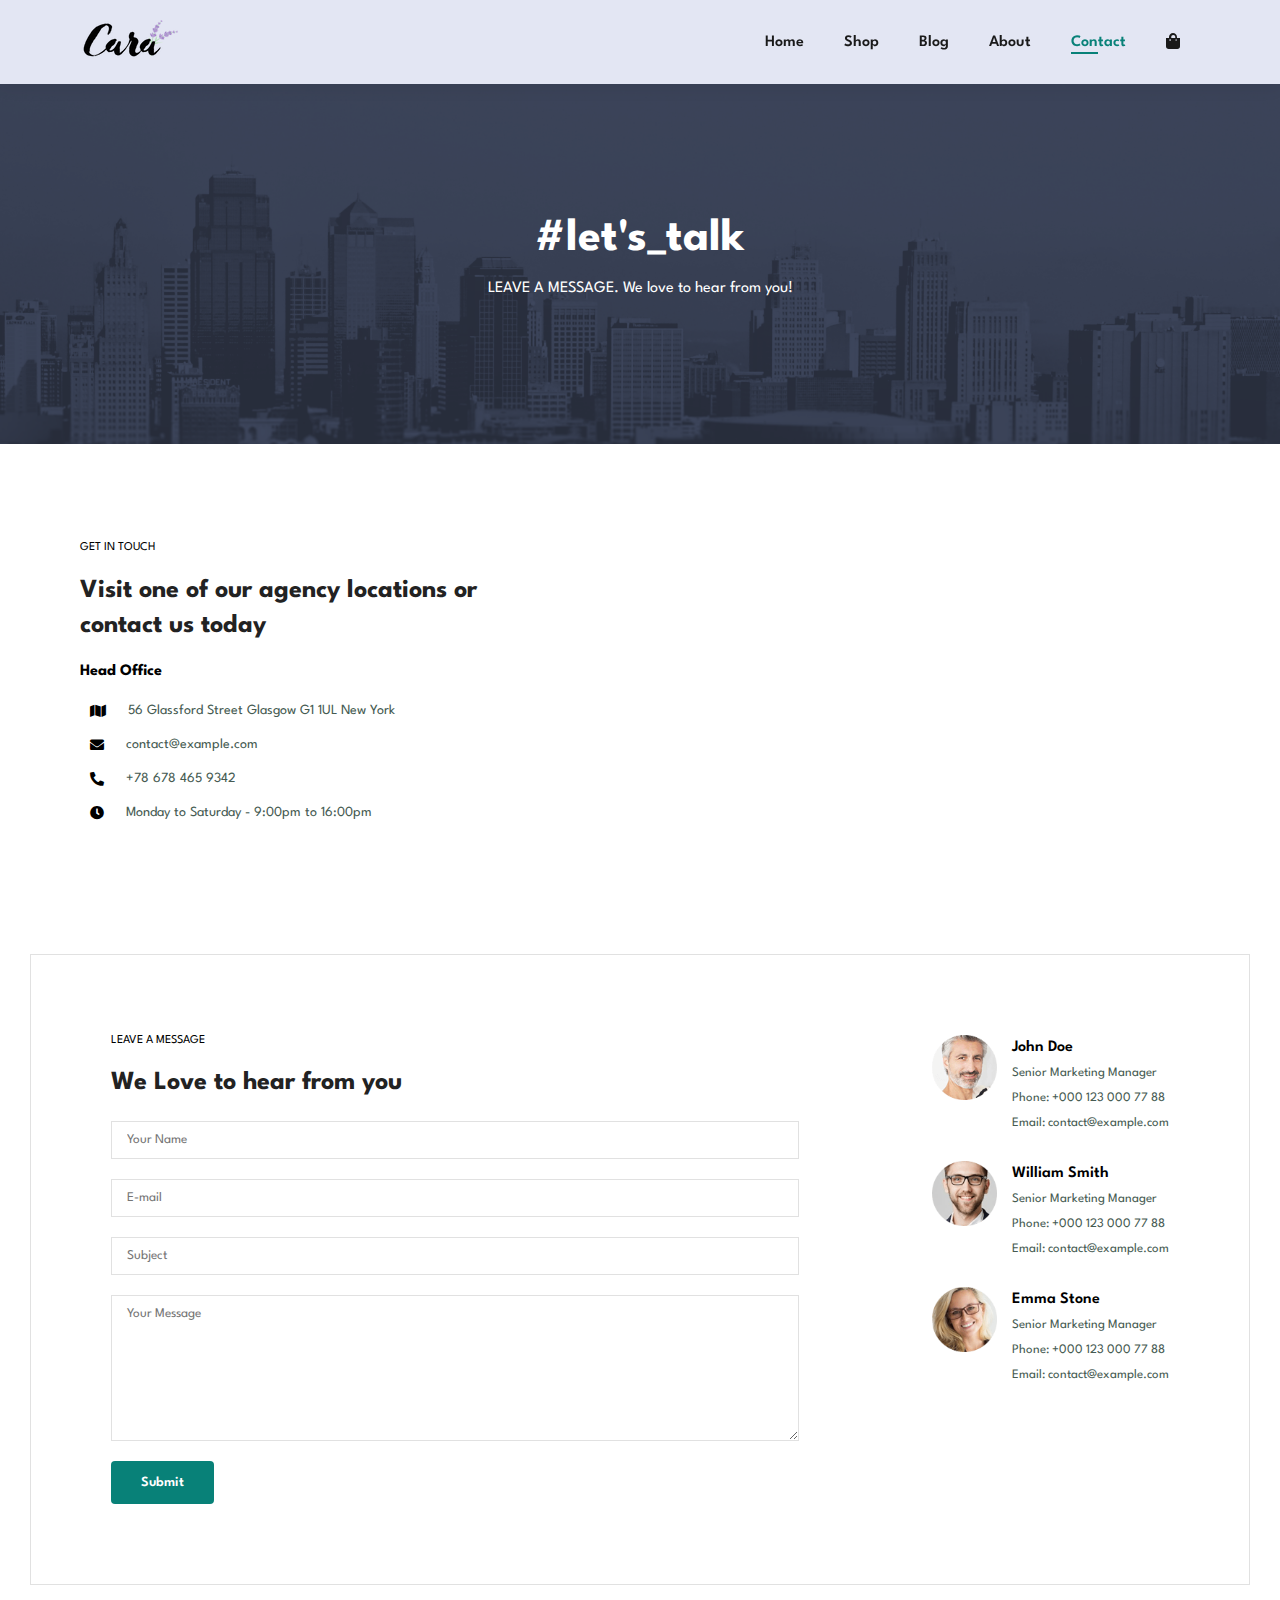
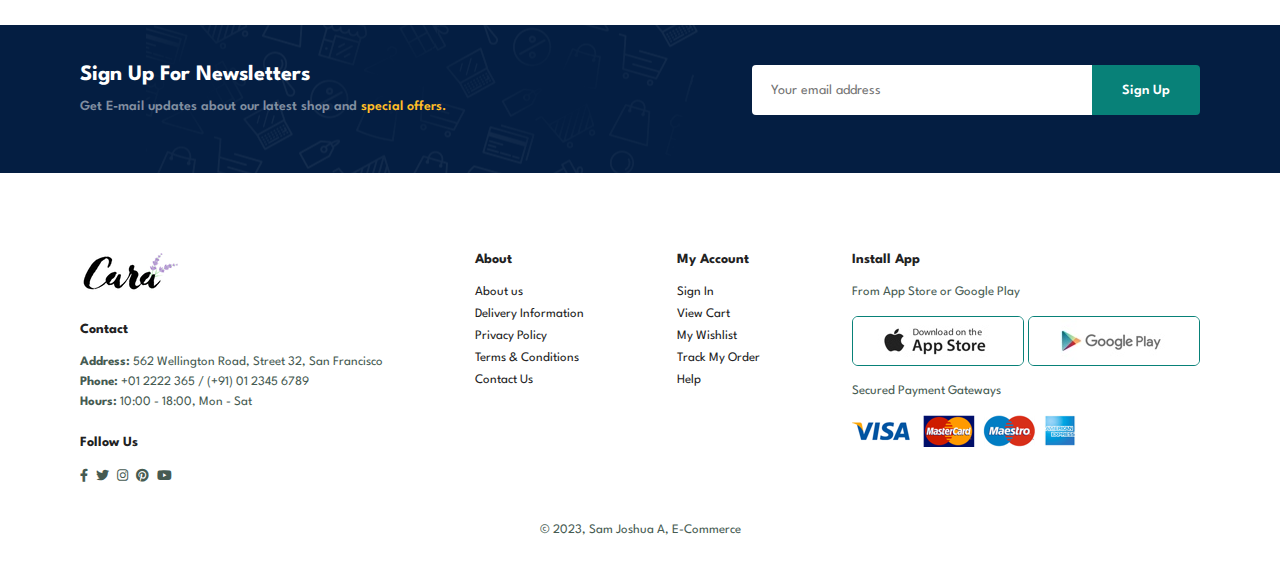
<file: contact.html>
<!DOCTYPE html>
<html lang="en">
<head>
    <meta charset="UTF-8">
    <meta http-equiv="X-UA-Compatible" content="IE=edge">
    <meta name="viewport" content="width=device-width, initial-scale=1.0">
    <title>E-Commerce</title>
    <link rel="stylesheet" href="https://use.fontawesome.com/releases/v5.15.4/css/all.css"/>
    
    <link rel="stylesheet" href="style.css">
</head>
<body>
    <section id="header">
        <a href="#"><img src="./images/logo.png" class="logo" alt=""></a>

        <div>
            <ul id="navbar">
                <li><a href="index.html">Home</a></li>
                <li><a href="shop.html">Shop</a></li>
                <li><a href="blog.html">Blog</a></li>
                <li><a href="about.html">About</a></li>
                <li><a class="active" href="contact.html">Contact</a></li>
                <li id="lg-bag"><a href="cart.html"><i class="fa fa-shopping-bag"></i></a></li>
                <a href="#" id="close"><i class="fa fa-times"></i></a>
            </ul>
        </div>
        <div id="mobile">
            <a href="cart.html"><i class="fa fa-shopping-bag"></i></a>
            <i id="bar" class="fa fa-outdent"></i>
        </div>
    </section>

    <section id="page-header" class="about-header">
        <h2>#let's_talk</h2>
        <p>LEAVE A MESSAGE. We love to hear from you!</p>
    </section>

    <section id="contact-details" class="section-p1">
        <div class="details">
            <span>GET IN TOUCH</span>
            <h2>Visit one of our agency locations or contact us today</h2>
            <h3>Head Office</h3>
            <div>
                <li><i class="fa fa-map"></i><p>56 Glassford Street Glasgow G1 1UL New York</p></li>
                <li><i class="fa fa-envelope"></i><p>contact@example.com</p></li>
                <li><i class="fa fa-phone-alt"></i><p>+78 678 465 9342</p></li>
                <li><i class="fa fa-clock"></i><p>Monday to Saturday - 9:00pm to 16:00pm</p></li>
            </div>
        </div>
        <div class="map">
            <iframe src="https://www.google.com/maps/embed?pb=!1m18!1m12!1m3!1d124403.66475645585!2d80.1059543091644!3d12.996489168993588!2m3!1f0!2f0!3f0!3m2!1i1024!2i768!4f13.1!3m3!1m2!1s0x3a52679fd80e657f%3A0x9727dde0ba49c84e!2sAnna%20University!5e0!3m2!1sen!2sin!4v1685718446640!5m2!1sen!2sin" width="600" height="450" style="border:0;" allowfullscreen="" loading="lazy" referrerpolicy="no-referrer-when-downgrade"></iframe>
        </div>
    </section>

    <section id="form-details">
        <form action="">
            <span>LEAVE A MESSAGE</span>
            <h2>We Love to hear from you</h2>
            <input type="text" placeholder="Your Name">
            <input type="email" placeholder="E-mail">
            <input type="text" placeholder="Subject">
            <textarea name="" id="" cols="30" rows="10" placeholder="Your Message"></textarea>
            <button class="normal">Submit</button>
        </form>
        <div class="people">
            <div>
                <img src="images/people/1.png" alt="">
                <p>
                    <span>John Doe</span><br>
                    Senior Marketing Manager<br>
                    Phone: +000 123 000 77 88<br>
                    Email: contact@example.com 
                </p>
            </div>
            <div>
                <img src="images/people/2.png" alt="">
                <p>
                    <span>William Smith</span><br>
                    Senior Marketing Manager<br>
                    Phone: +000 123 000 77 88<br>
                    Email: contact@example.com 
                </p>
            </div>
            <div>
                <img src="images/people/3.png" alt="">
                <p>
                    <span>Emma Stone</span><br>
                    Senior Marketing Manager<br>
                    Phone: +000 123 000 77 88<br>
                    Email: contact@example.com 
                </p>
            </div>
        </div>
    </section>

    <section id="newsletter" class="section-p1 section-m1">
        <div class="newstext">
            <h4>Sign Up For Newsletters</h4>
            <p>Get E-mail updates about our latest shop and <span>special offers.</span></p>
        </div>
        <div class="form">
            <input type="text" placeholder="Your email address">
            <button class="normal">Sign Up</button>
        </div>
    </section>

    <footer class="section-p1">
        <div class="col">
            <img class="logo" src="images/logo.png" alt="">
            <h4>Contact</h4>
            <p><strong>Address: </strong> 562  Wellington Road, Street 32, San Francisco</p>
            <p><strong>Phone: </strong> +01 2222 365 / (+91) 01 2345 6789</p>
            <p><strong>Hours: </strong> 10:00 - 18:00, Mon - Sat</p>
            <div class="follow">
                <h4>Follow Us</h4>
                <div class="icon">
                    <a href="#"><i class="fab fa-facebook-f"></i></a>
                    <a href="#"><i class="fab fa-twitter"></i></a>
                    <a href="#"><i class="fab fa-instagram"></i></a>
                    <a href="#"><i class="fab fa-pinterest"></i></a>
                    <a href="#"><i class="fab fa-youtube"></i></a>
                </div>
            </div>
        </div>
        <div class="col">
            <h4>About</h4>
            <a href="#">About us</a>
            <a href="#">Delivery Information</a>
            <a href="#">Privacy Policy</a>
            <a href="#">Terms & Conditions</a>
            <a href="#">Contact Us</a>
        </div>
        <div class="col">
            <h4>My Account</h4>
            <a href="#">Sign In</a>
            <a href="#">View Cart</a>
            <a href="#">My Wishlist</a>
            <a href="#">Track My Order</a>
            <a href="#">Help</a>
        </div>
        <div class="col install">
            <h4>Install App</h4>
            <p>From App Store or Google Play</p>
            <div class="row">
                <a href="#"><img src="images/pay/app.jpg" alt=""></a>
                <a href="#"><img src="images/pay/play.jpg" alt=""></a>
            </div>
            <p>Secured Payment Gateways</p>
            <a href="#"><img src="images/pay/pay.png" alt=""></a>
        </div>
        <div class="copyright">
            <p>&copy; 2023, Sam Joshua A, E-Commerce </p>
        </div>
    </footer>

    <script src="script.js"></script>
</body>
</html>
</file>
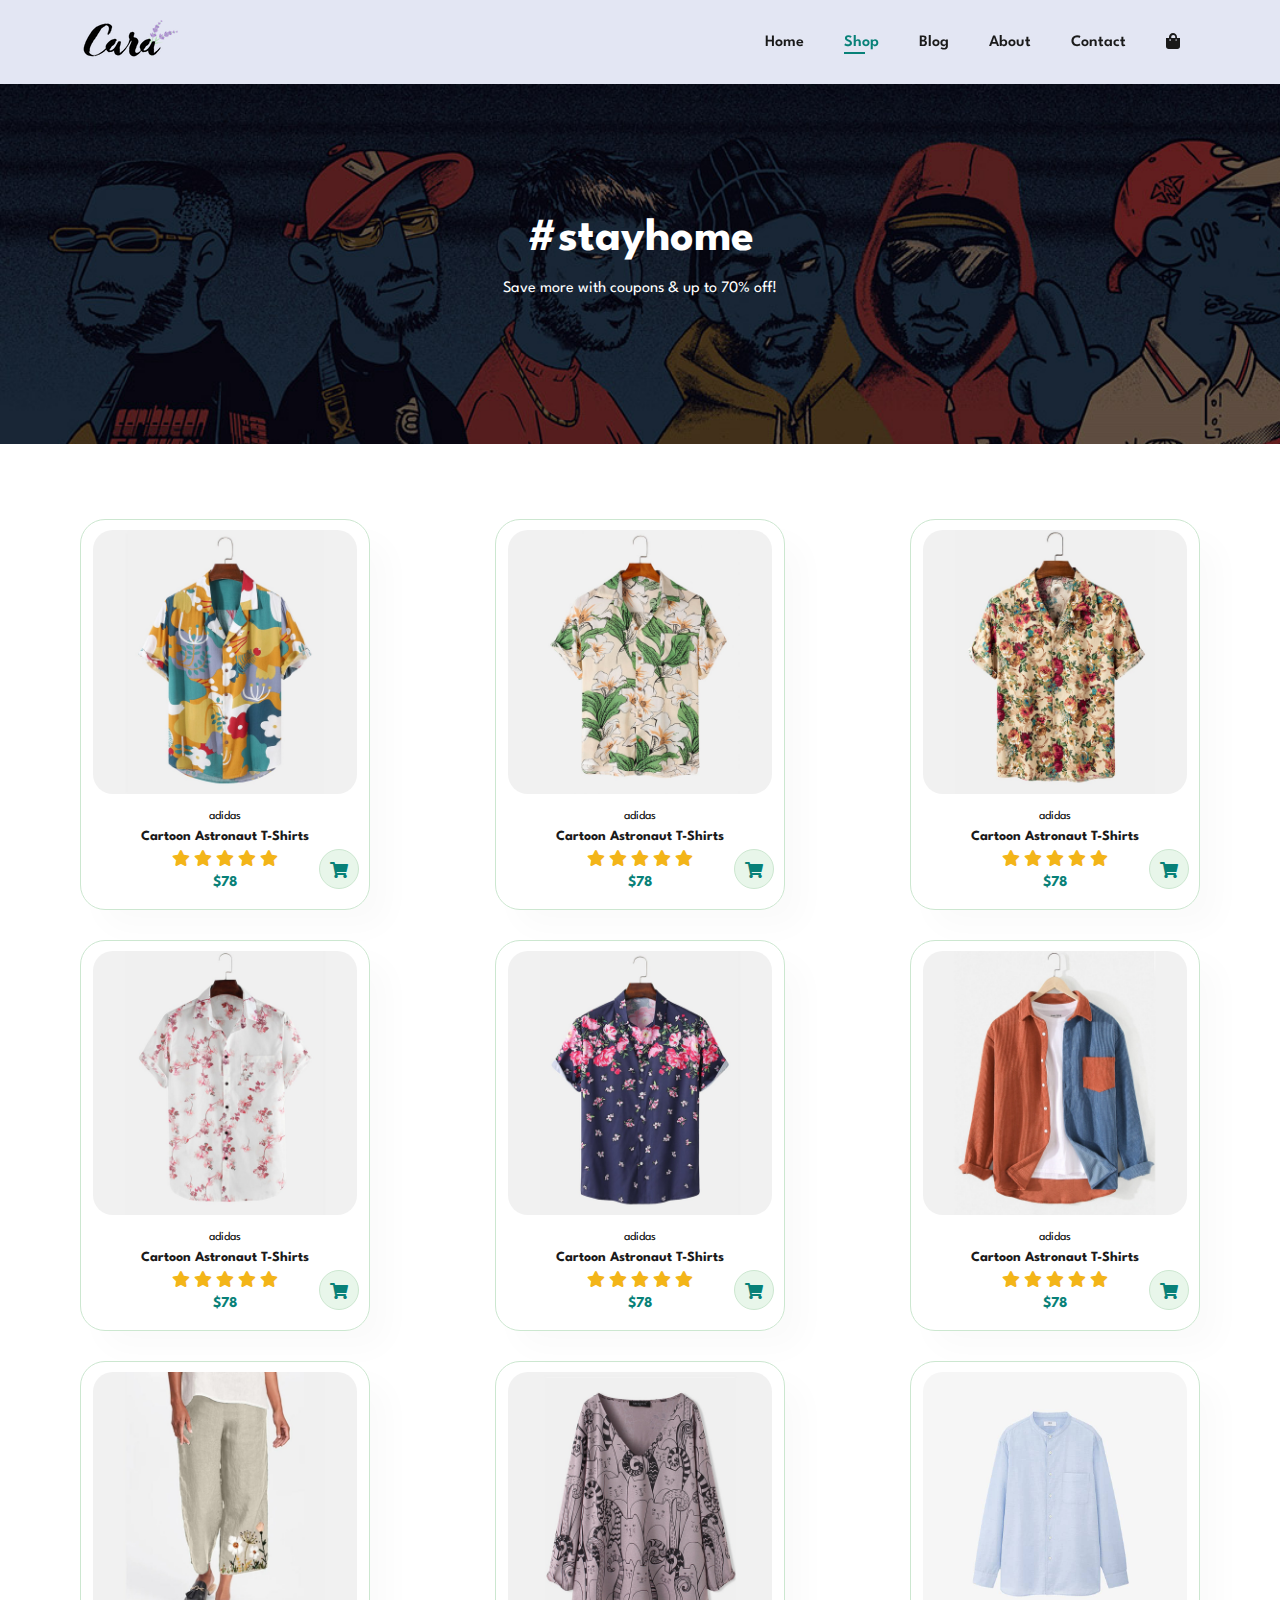
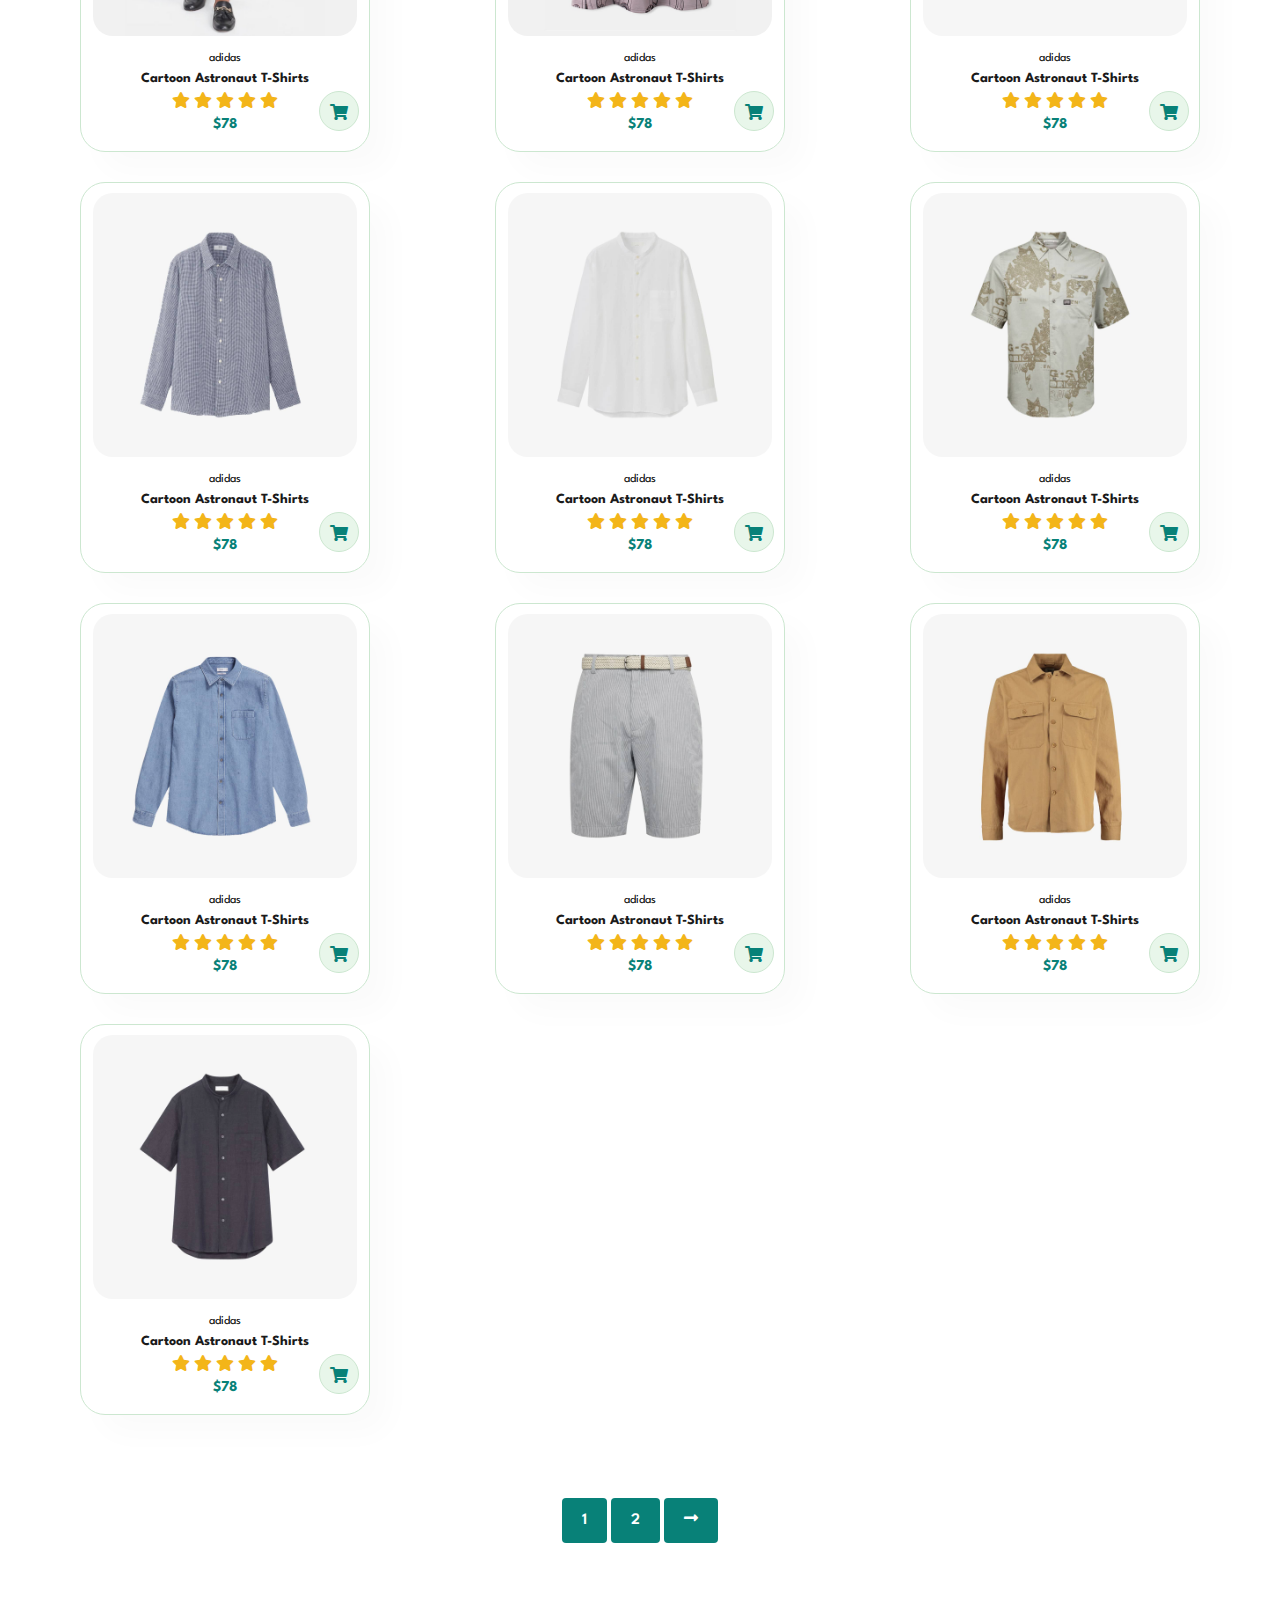
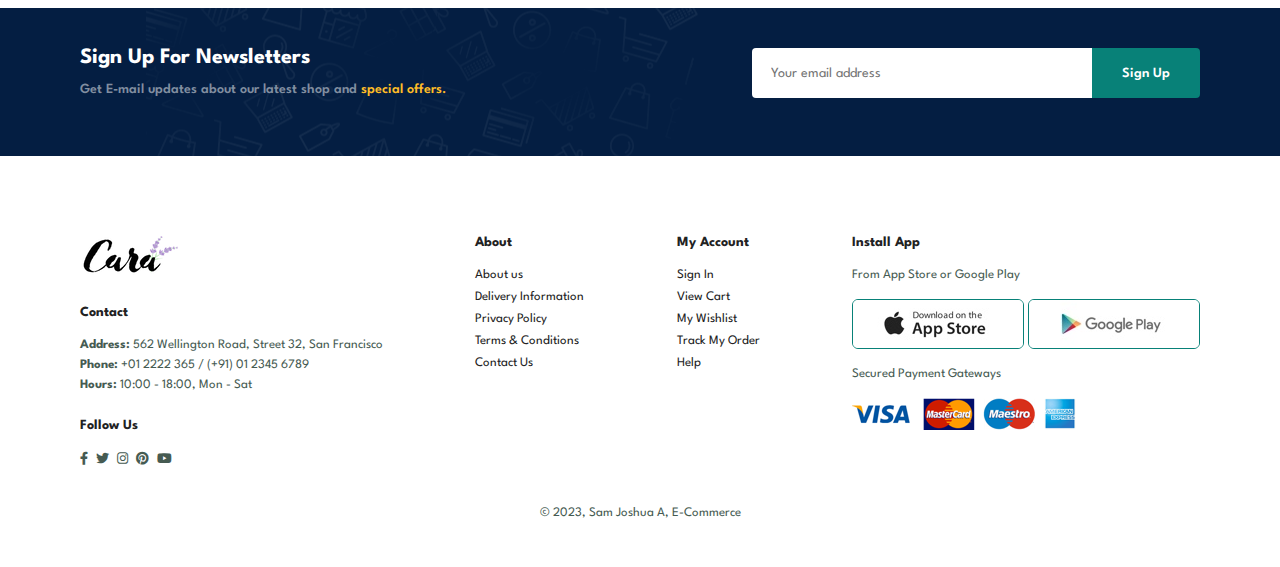
<file: shop.html>
<!DOCTYPE html>
<html lang="en">
<head>
    <meta charset="UTF-8">
    <meta http-equiv="X-UA-Compatible" content="IE=edge">
    <meta name="viewport" content="width=device-width, initial-scale=1.0">
    <title>E-Commerce</title>
    <link rel="stylesheet" href="https://use.fontawesome.com/releases/v5.15.4/css/all.css"/>
    
    <link rel="stylesheet" href="style.css">
</head>
<body>
    <section id="header">
        <a href="#"><img src="./images/logo.png" class="logo" alt=""></a>

        <div>
            <ul id="navbar">
                <li><a href="index.html">Home</a></li>
                <li><a class="active" href="shop.html">Shop</a></li>
                <li><a href="blog.html">Blog</a></li>
                <li><a href="about.html">About</a></li>
                <li><a href="contact.html">Contact</a></li>
                <li id="lg-bag"><a href="cart.html"><i class="fa fa-shopping-bag"></i></a></li>
                <a href="#" id="close"><i class="fa fa-times"></i></a>
            </ul>
        </div>
        <div id="mobile">
            <a href="cart.html"><i class="fa fa-shopping-bag"></i></a>
            <i id="bar" class="fa fa-outdent"></i>
        </div>
    </section>

    <section id="page-header">
        <h2>#stayhome</h2>
        <p>Save more with coupons & up to 70% off!</p>
    </section>

    <section id="product1" class="section-p1">
        <div class="pro-container">
            <div class="pro" onclick="window.location.href='sproduct.html'">
                <img class="main-img" src="images/products/f1.jpg" alt="">
                <div class="des">
                    <span>adidas</span>
                    <h5>Cartoon Astronaut T-Shirts</h5>
                    <div class="star">
                        <i class="fa fa-star"></i>
                        <i class="fa fa-star"></i>
                        <i class="fa fa-star"></i>
                        <i class="fa fa-star"></i>
                        <i class="fa fa-star"></i>
                    </div>
                    <h4>$78</h4>
                </div>
                <a href="#"><i class="fa fa-shopping-cart cart"></i></a>
            </div>
            <div class="pro">
                <img class="main-img" src="images/products/f2.jpg" alt="">
                <div class="des">
                    <span>adidas</span>
                    <h5>Cartoon Astronaut T-Shirts</h5>
                    <div class="star">
                        <i class="fa fa-star"></i>
                        <i class="fa fa-star"></i>
                        <i class="fa fa-star"></i>
                        <i class="fa fa-star"></i>
                        <i class="fa fa-star"></i>
                    </div>
                    <h4>$78</h4>
                </div>
                <a href="#"><i class="fa fa-shopping-cart cart"></i></a>
            </div>
            <div class="pro">
                <img class="main-img" src="images/products/f3.jpg" alt="">
                <div class="des">
                    <span>adidas</span>
                    <h5>Cartoon Astronaut T-Shirts</h5>
                    <div class="star">
                        <i class="fa fa-star"></i>
                        <i class="fa fa-star"></i>
                        <i class="fa fa-star"></i>
                        <i class="fa fa-star"></i>
                        <i class="fa fa-star"></i>
                    </div>
                    <h4>$78</h4>
                </div>
                <a href="#"><i class="fa fa-shopping-cart cart"></i></a>
            </div>
            <div class="pro">
                <img class="main-img" src="images/products/f4.jpg" alt="">
                <div class="des">
                    <span>adidas</span>
                    <h5>Cartoon Astronaut T-Shirts</h5>
                    <div class="star">
                        <i class="fa fa-star"></i>
                        <i class="fa fa-star"></i>
                        <i class="fa fa-star"></i>
                        <i class="fa fa-star"></i>
                        <i class="fa fa-star"></i>
                    </div>
                    <h4>$78</h4>
                </div>
                <a href="#"><i class="fa fa-shopping-cart cart"></i></a>
            </div>
            <div class="pro">
                <img class="main-img" src="images/products/f5.jpg" alt="">
                <div class="des">
                    <span>adidas</span>
                    <h5>Cartoon Astronaut T-Shirts</h5>
                    <div class="star">
                        <i class="fa fa-star"></i>
                        <i class="fa fa-star"></i>
                        <i class="fa fa-star"></i>
                        <i class="fa fa-star"></i>
                        <i class="fa fa-star"></i>
                    </div>
                    <h4>$78</h4>
                </div>
                <a href="#"><i class="fa fa-shopping-cart cart"></i></a>
            </div>
            <div class="pro">
                <img class="main-img" src="images/products/f6.jpg" alt="">
                <div class="des">
                    <span>adidas</span>
                    <h5>Cartoon Astronaut T-Shirts</h5>
                    <div class="star">
                        <i class="fa fa-star"></i>
                        <i class="fa fa-star"></i>
                        <i class="fa fa-star"></i>
                        <i class="fa fa-star"></i>
                        <i class="fa fa-star"></i>
                    </div>
                    <h4>$78</h4>
                </div>
                <a href="#"><i class="fa fa-shopping-cart cart"></i></a>
            </div>
            <div class="pro">
                <img class="main-img" src="images/products/f7.jpg" alt="">
                <div class="des">
                    <span>adidas</span>
                    <h5>Cartoon Astronaut T-Shirts</h5>
                    <div class="star">
                        <i class="fa fa-star"></i>
                        <i class="fa fa-star"></i>
                        <i class="fa fa-star"></i>
                        <i class="fa fa-star"></i>
                        <i class="fa fa-star"></i>
                    </div>
                    <h4>$78</h4>
                </div>
                <a href="#"><i class="fa fa-shopping-cart cart"></i></a>
            </div>
            <div class="pro">
                <img class="main-img" src="images/products/f8.jpg" alt="">
                <div class="des">
                    <span>adidas</span>
                    <h5>Cartoon Astronaut T-Shirts</h5>
                    <div class="star">
                        <i class="fa fa-star"></i>
                        <i class="fa fa-star"></i>
                        <i class="fa fa-star"></i>
                        <i class="fa fa-star"></i>
                        <i class="fa fa-star"></i>
                    </div>
                    <h4>$78</h4>
                </div>
                <a href="#"><i class="fa fa-shopping-cart cart"></i></a>
            </div>
            <div class="pro">
                <img class="main-img" src="images/products/n1.jpg" alt="">
                <div class="des">
                    <span>adidas</span>
                    <h5>Cartoon Astronaut T-Shirts</h5>
                    <div class="star">
                        <i class="fa fa-star"></i>
                        <i class="fa fa-star"></i>
                        <i class="fa fa-star"></i>
                        <i class="fa fa-star"></i>
                        <i class="fa fa-star"></i>
                    </div>
                    <h4>$78</h4>
                </div>
                <a href="#"><i class="fa fa-shopping-cart cart"></i></a>
            </div>
            <div class="pro">
                <img class="main-img" src="images/products/n2.jpg" alt="">
                <div class="des">
                    <span>adidas</span>
                    <h5>Cartoon Astronaut T-Shirts</h5>
                    <div class="star">
                        <i class="fa fa-star"></i>
                        <i class="fa fa-star"></i>
                        <i class="fa fa-star"></i>
                        <i class="fa fa-star"></i>
                        <i class="fa fa-star"></i>
                    </div>
                    <h4>$78</h4>
                </div>
                <a href="#"><i class="fa fa-shopping-cart cart"></i></a>
            </div>
            <div class="pro">
                <img class="main-img" src="images/products/n3.jpg" alt="">
                <div class="des">
                    <span>adidas</span>
                    <h5>Cartoon Astronaut T-Shirts</h5>
                    <div class="star">
                        <i class="fa fa-star"></i>
                        <i class="fa fa-star"></i>
                        <i class="fa fa-star"></i>
                        <i class="fa fa-star"></i>
                        <i class="fa fa-star"></i>
                    </div>
                    <h4>$78</h4>
                </div>
                <a href="#"><i class="fa fa-shopping-cart cart"></i></a>
            </div>
            <div class="pro">
                <img class="main-img" src="images/products/n4.jpg" alt="">
                <div class="des">
                    <span>adidas</span>
                    <h5>Cartoon Astronaut T-Shirts</h5>
                    <div class="star">
                        <i class="fa fa-star"></i>
                        <i class="fa fa-star"></i>
                        <i class="fa fa-star"></i>
                        <i class="fa fa-star"></i>
                        <i class="fa fa-star"></i>
                    </div>
                    <h4>$78</h4>
                </div>
                <a href="#"><i class="fa fa-shopping-cart cart"></i></a>
            </div>
            <div class="pro">
                <img class="main-img" src="images/products/n5.jpg" alt="">
                <div class="des">
                    <span>adidas</span>
                    <h5>Cartoon Astronaut T-Shirts</h5>
                    <div class="star">
                        <i class="fa fa-star"></i>
                        <i class="fa fa-star"></i>
                        <i class="fa fa-star"></i>
                        <i class="fa fa-star"></i>
                        <i class="fa fa-star"></i>
                    </div>
                    <h4>$78</h4>
                </div>
                <a href="#"><i class="fa fa-shopping-cart cart"></i></a>
            </div>
            <div class="pro">
                <img class="main-img" src="images/products/n6.jpg" alt="">
                <div class="des">
                    <span>adidas</span>
                    <h5>Cartoon Astronaut T-Shirts</h5>
                    <div class="star">
                        <i class="fa fa-star"></i>
                        <i class="fa fa-star"></i>
                        <i class="fa fa-star"></i>
                        <i class="fa fa-star"></i>
                        <i class="fa fa-star"></i>
                    </div>
                    <h4>$78</h4>
                </div>
                <a href="#"><i class="fa fa-shopping-cart cart"></i></a>
            </div>
            <div class="pro">
                <img class="main-img" src="images/products/n7.jpg" alt="">
                <div class="des">
                    <span>adidas</span>
                    <h5>Cartoon Astronaut T-Shirts</h5>
                    <div class="star">
                        <i class="fa fa-star"></i>
                        <i class="fa fa-star"></i>
                        <i class="fa fa-star"></i>
                        <i class="fa fa-star"></i>
                        <i class="fa fa-star"></i>
                    </div>
                    <h4>$78</h4>
                </div>
                <a href="#"><i class="fa fa-shopping-cart cart"></i></a>
            </div>
            <div class="pro">
                <img class="main-img" src="images/products/n8.jpg" alt="">
                <div class="des">
                    <span>adidas</span>
                    <h5>Cartoon Astronaut T-Shirts</h5>
                    <div class="star">
                        <i class="fa fa-star"></i>
                        <i class="fa fa-star"></i>
                        <i class="fa fa-star"></i>
                        <i class="fa fa-star"></i>
                        <i class="fa fa-star"></i>
                    </div>
                    <h4>$78</h4>
                </div>
                <a href="#"><i class="fa fa-shopping-cart cart"></i></a>
            </div>
        </div>
    </section>

    <section id="pagination" class="section-p1">
        <a href="#">1</a>
        <a href="#">2</a>
        <a href="#"><i class="fa fa-long-arrow-alt-right"></i></a>
    </section>

    <section id="newsletter" class="section-p1 section-m1">
        <div class="newstext">
            <h4>Sign Up For Newsletters</h4>
            <p>Get E-mail updates about our latest shop and <span>special offers.</span></p>
        </div>
        <div class="form">
            <input type="text" placeholder="Your email address">
            <button class="normal">Sign Up</button>
        </div>
    </section>

    <footer class="section-p1">
        <div class="col">
            <img class="logo" src="images/logo.png" alt="">
            <h4>Contact</h4>
            <p><strong>Address: </strong> 562  Wellington Road, Street 32, San Francisco</p>
            <p><strong>Phone: </strong> +01 2222 365 / (+91) 01 2345 6789</p>
            <p><strong>Hours: </strong> 10:00 - 18:00, Mon - Sat</p>
            <div class="follow">
                <h4>Follow Us</h4>
                <div class="icon">
                    <a href="#"><i class="fab fa-facebook-f"></i></a>
                    <a href="#"><i class="fab fa-twitter"></i></a>
                    <a href="#"><i class="fab fa-instagram"></i></a>
                    <a href="#"><i class="fab fa-pinterest"></i></a>
                    <a href="#"><i class="fab fa-youtube"></i></a>
                </div>
            </div>
        </div>
        <div class="col">
            <h4>About</h4>
            <a href="#">About us</a>
            <a href="#">Delivery Information</a>
            <a href="#">Privacy Policy</a>
            <a href="#">Terms & Conditions</a>
            <a href="#">Contact Us</a>
        </div>
        <div class="col">
            <h4>My Account</h4>
            <a href="#">Sign In</a>
            <a href="#">View Cart</a>
            <a href="#">My Wishlist</a>
            <a href="#">Track My Order</a>
            <a href="#">Help</a>
        </div>
        <div class="col install">
            <h4>Install App</h4>
            <p>From App Store or Google Play</p>
            <div class="row">
                <a href="#"><img src="images/pay/app.jpg" alt=""></a>
                <a href="#"><img src="images/pay/play.jpg" alt=""></a>
            </div>
            <p>Secured Payment Gateways</p>
            <a href="#"><img src="images/pay/pay.png" alt=""></a>
        </div>
        <div class="copyright">
            <p>&copy; 2023, Sam Joshua A, E-Commerce </p>
        </div>
    </footer>

    <script src="script.js"></script>
</body>
</html>
</file>
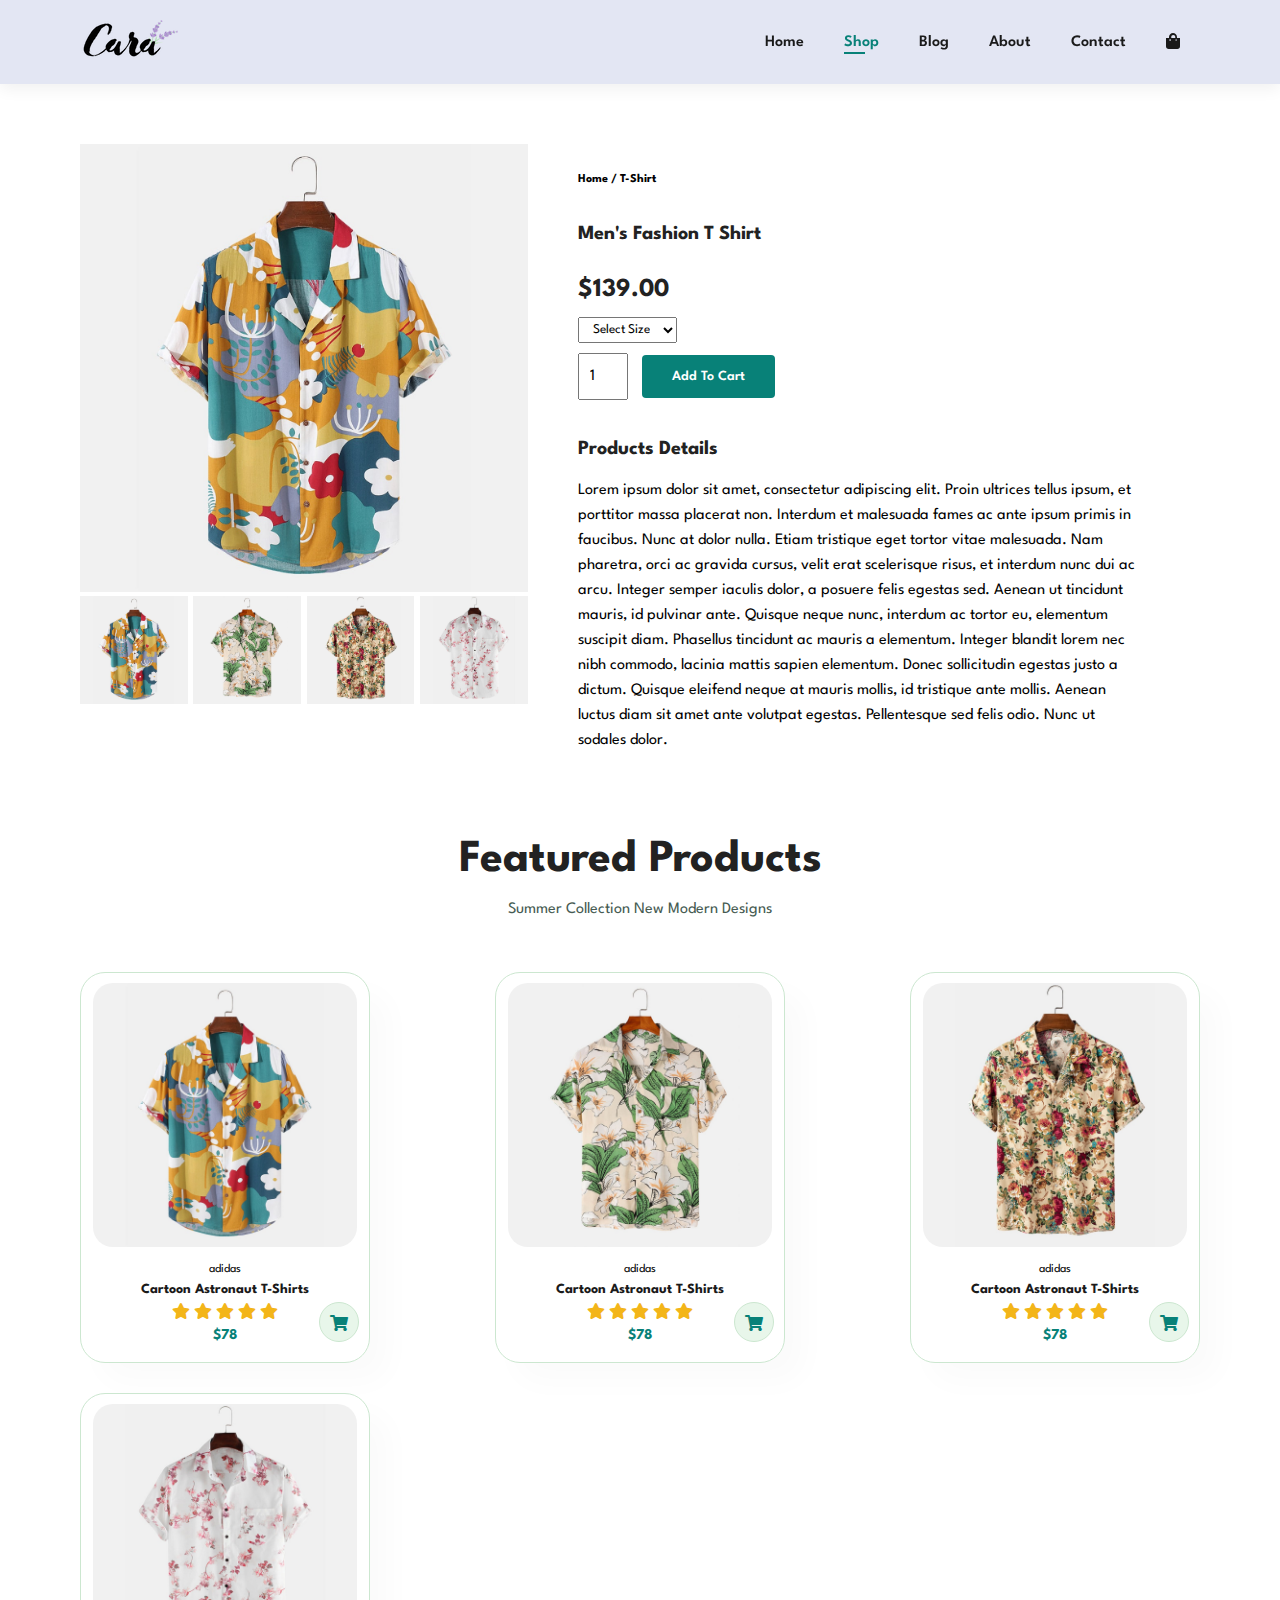
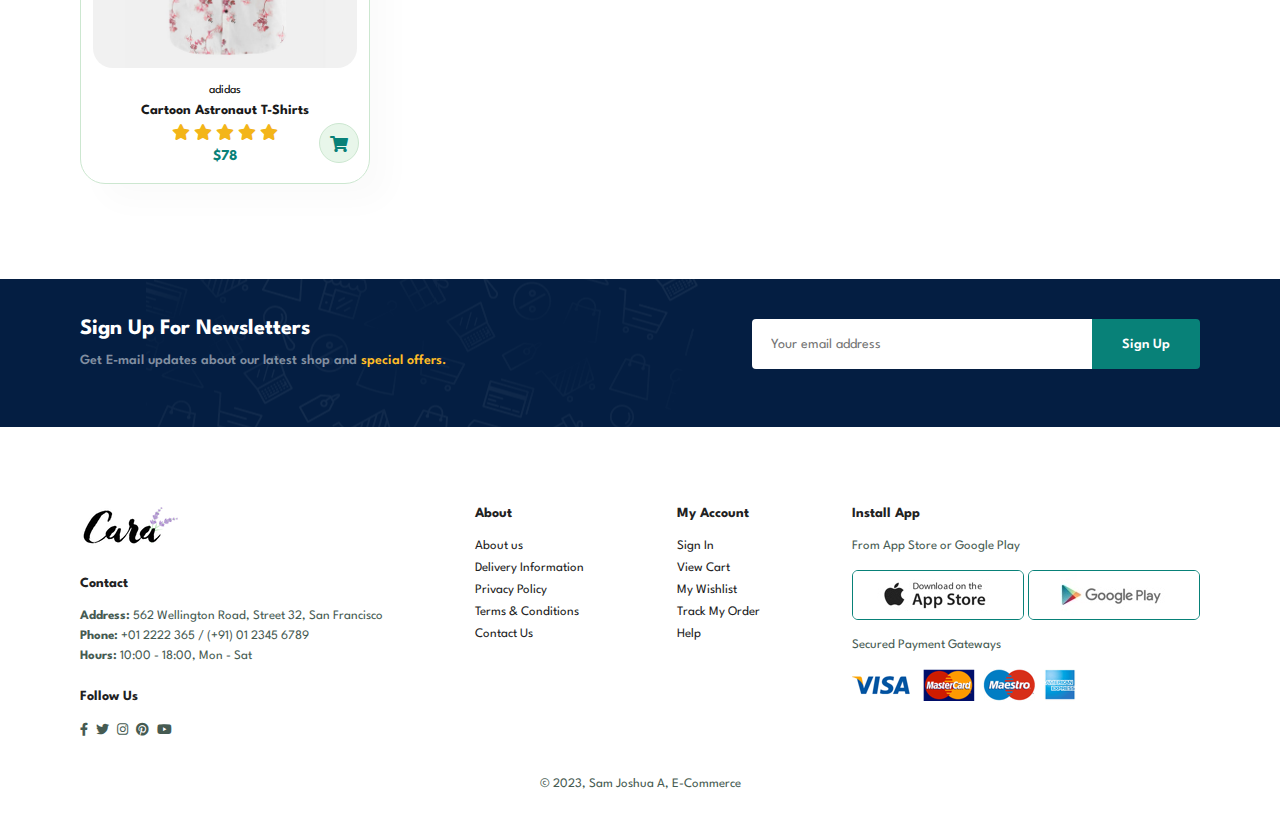
<file: sproduct.html>
<!DOCTYPE html>
<html lang="en">
<head>
    <meta charset="UTF-8">
    <meta http-equiv="X-UA-Compatible" content="IE=edge">
    <meta name="viewport" content="width=device-width, initial-scale=1.0">
    <title>E-Commerce</title>
    <link rel="stylesheet" href="https://use.fontawesome.com/releases/v5.15.4/css/all.css"/>
    
    <link rel="stylesheet" href="style.css">
</head>
<body>
    <section id="header">
        <a href="#"><img src="./images/logo.png" class="logo" alt=""></a>

        <div>
            <ul id="navbar">
                <li><a href="index.html">Home</a></li>
                <li><a class="active" href="shop.html">Shop</a></li>
                <li><a href="bog.html">Blog</a></li>
                <li><a href="about.html">About</a></li>
                <li><a href="contact.html">Contact</a></li>
                <li id="lg-bag"><a href="cart.html"><i class="fa fa-shopping-bag"></i></a></li>
                <a href="#" id="close"><i class="fa fa-times"></i></a>
            </ul>
        </div>
        <div id="mobile">
            <a href="cart.html"><i class="fa fa-shopping-bag"></i></a>
            <i id="bar" class="fa fa-outdent"></i>
        </div>
    </section>

    <section id="prodetails" class="section-p1">
        <div class="single-pro-image">
            <img src="images/products/f1.jpg" id="MainImg" width="100%" alt="">
            <div class="small-img-group">
                <div class="small-img-col"><img src="images/products/f1.jpg" alt="" width="100%" class="small-img"></div>
                <div class="small-img-col"><img src="images/products/f2.jpg" alt="" width="100%" class="small-img"></div>
                <div class="small-img-col"><img src="images/products/f3.jpg" alt="" width="100%" class="small-img"></div>
                <div class="small-img-col"><img src="images/products/f4.jpg" alt="" width="100%" class="small-img"></div>
            </div>
        </div>
        <div class="single-pro-details">
            <h6>Home / T-Shirt</h6>
            <h4>Men's Fashion T Shirt</h4>
            <h2>$139.00</h2>
            <select>
                <option>Select Size</option>
                <option>XL</option>
                <option>XXL</option>
                <option>Small</option>
                <option>Large</option>
            </select>
            <input type="number" value="1">
            <button class="normal">Add To Cart</button>
            <h4>Products Details</h4>
            <span>Lorem ipsum dolor sit amet, consectetur adipiscing elit. Proin ultrices tellus ipsum, et porttitor massa placerat non. Interdum et malesuada fames ac ante ipsum primis in faucibus. Nunc at dolor nulla. Etiam tristique eget tortor vitae malesuada. Nam pharetra, orci ac gravida cursus, velit erat scelerisque risus, et interdum nunc dui ac arcu. Integer semper iaculis dolor, a posuere felis egestas sed. Aenean ut tincidunt mauris, id pulvinar ante. Quisque neque nunc, interdum ac tortor eu, elementum suscipit diam. Phasellus tincidunt ac mauris a elementum. Integer blandit lorem nec nibh commodo, lacinia mattis sapien elementum. Donec sollicitudin egestas justo a dictum. Quisque eleifend neque at mauris mollis, id tristique ante mollis. Aenean luctus diam sit amet ante volutpat egestas. Pellentesque sed felis odio. Nunc ut sodales dolor.</span>
        </div>
    </section>

    <section id="product1" class="section-p1">
        <h2>Featured Products</h2>
        <p>Summer Collection New Modern Designs</p>
        <div class="pro-container">
            <div class="pro">
                <img class="main-img" src="images/products/f1.jpg" alt="">
                <div class="des">
                    <span>adidas</span>
                    <h5>Cartoon Astronaut T-Shirts</h5>
                    <div class="star">
                        <i class="fa fa-star"></i>
                        <i class="fa fa-star"></i>
                        <i class="fa fa-star"></i>
                        <i class="fa fa-star"></i>
                        <i class="fa fa-star"></i>
                    </div>
                    <h4>$78</h4>
                </div>
                <a href="#"><i class="fa fa-shopping-cart cart"></i></a>
            </div>
            <div class="pro">
                <img class="main-img" src="images/products/f2.jpg" alt="">
                <div class="des">
                    <span>adidas</span>
                    <h5>Cartoon Astronaut T-Shirts</h5>
                    <div class="star">
                        <i class="fa fa-star"></i>
                        <i class="fa fa-star"></i>
                        <i class="fa fa-star"></i>
                        <i class="fa fa-star"></i>
                        <i class="fa fa-star"></i>
                    </div>
                    <h4>$78</h4>
                </div>
                <a href="#"><i class="fa fa-shopping-cart cart"></i></a>
            </div>
            <div class="pro">
                <img class="main-img" src="images/products/f3.jpg" alt="">
                <div class="des">
                    <span>adidas</span>
                    <h5>Cartoon Astronaut T-Shirts</h5>
                    <div class="star">
                        <i class="fa fa-star"></i>
                        <i class="fa fa-star"></i>
                        <i class="fa fa-star"></i>
                        <i class="fa fa-star"></i>
                        <i class="fa fa-star"></i>
                    </div>
                    <h4>$78</h4>
                </div>
                <a href="#"><i class="fa fa-shopping-cart cart"></i></a>
            </div>
            <div class="pro">
                <img class="main-img" src="images/products/f4.jpg" alt="">
                <div class="des">
                    <span>adidas</span>
                    <h5>Cartoon Astronaut T-Shirts</h5>
                    <div class="star">
                        <i class="fa fa-star"></i>
                        <i class="fa fa-star"></i>
                        <i class="fa fa-star"></i>
                        <i class="fa fa-star"></i>
                        <i class="fa fa-star"></i>
                    </div>
                    <h4>$78</h4>
                </div>
                <a href="#"><i class="fa fa-shopping-cart cart"></i></a>
            </div>
        </div>
    </section>

    <section id="newsletter" class="section-p1 section-m1">
        <div class="newstext">
            <h4>Sign Up For Newsletters</h4>
            <p>Get E-mail updates about our latest shop and <span>special offers.</span></p>
        </div>
        <div class="form">
            <input type="text" placeholder="Your email address">
            <button class="normal">Sign Up</button>
        </div>
    </section>

    <footer class="section-p1">
        <div class="col">
            <img class="logo" src="images/logo.png" alt="">
            <h4>Contact</h4>
            <p><strong>Address: </strong> 562  Wellington Road, Street 32, San Francisco</p>
            <p><strong>Phone: </strong> +01 2222 365 / (+91) 01 2345 6789</p>
            <p><strong>Hours: </strong> 10:00 - 18:00, Mon - Sat</p>
            <div class="follow">
                <h4>Follow Us</h4>
                <div class="icon">
                    <a href="#"><i class="fab fa-facebook-f"></i></a>
                    <a href="#"><i class="fab fa-twitter"></i></a>
                    <a href="#"><i class="fab fa-instagram"></i></a>
                    <a href="#"><i class="fab fa-pinterest"></i></a>
                    <a href="#"><i class="fab fa-youtube"></i></a>
                </div>
            </div>
        </div>
        <div class="col">
            <h4>About</h4>
            <a href="#">About us</a>
            <a href="#">Delivery Information</a>
            <a href="#">Privacy Policy</a>
            <a href="#">Terms & Conditions</a>
            <a href="#">Contact Us</a>
        </div>
        <div class="col">
            <h4>My Account</h4>
            <a href="#">Sign In</a>
            <a href="#">View Cart</a>
            <a href="#">My Wishlist</a>
            <a href="#">Track My Order</a>
            <a href="#">Help</a>
        </div>
        <div class="col install">
            <h4>Install App</h4>
            <p>From App Store or Google Play</p>
            <div class="row">
                <a href="#"><img src="images/pay/app.jpg" alt=""></a>
                <a href="#"><img src="images/pay/play.jpg" alt=""></a>
            </div>
            <p>Secured Payment Gateways</p>
            <a href="#"><img src="images/pay/pay.png" alt=""></a>
        </div>
        <div class="copyright">
            <p>&copy; 2023, Sam Joshua A, E-Commerce </p>
        </div>
    </footer>
    <script src="script.js"></script>
</body>
</html>
</file>
<file: style.css>
@import url('https://fonts.googleapis.com/css2?family=League+Spartan:wght@100;200;300;400;500;600;700;800;900&display=swap');

*{
    margin: 0;
    padding: 0;
    box-sizing: border-box;
    font-family: 'League Spartan', sans-serif;
}

h1{
    font-size: 50px;
    line-height: 64px;
    color: #222;
}

h2{
    font-size: 46px;
    line-height: 54px;
    color: #222;
}

h4{
    font-size: 20px;
    color: #222;
}

h6{
    font-size: 12px;
    font-weight: 700;
}

p{
    font-size: 16px;
    color: #465b52;
    margin: 15px 0 20px 0;
}

.section-p1{
    padding: 40px 80px;
}

.section-m1{
    margin: 40px 0;
}

button.normal{
    font-size: 14px;
    font-weight: 600;
    padding: 15px 30px;
    color: #000;
    background-color: #fff;
    border-radius: 4px;
    cursor: pointer;
    border: none;
    outline: none;
    transition: 0.2s;
}

button.white{
    font-size: 13px;
    font-weight: 600;
    padding: 11px 18px;
    color: #fff;
    background-color: transparent;
    cursor: pointer;
    border: 1px solid #fff;
    outline: none;
    transition: 0.2s;
}

body{
    width: 100%;
}

#header{
    display: flex;
    align-items: center;
    justify-content: space-between;
    padding: 20px 80px;
    background: #E3E6F3;
    box-shadow: 0px 5px 15px rgba(0,0,0,0.06);
    z-index: 999;
    position: sticky;
    top: 0;
    left: 0;
}

#navbar{
    display: flex;
    align-items: center;
    justify-content: center;
}

#navbar li{
    list-style: none;
    padding: 0px 20px;
    position: relative;
}

#navbar li a{
    text-decoration: none;
    font-size: 16px;
    font-weight: 600;
    color: #1a1a1a;
    transition: 0.3s ease;
}

#navbar li a:hover, #navbar li a.active{
    color: #088178;
}

#navbar li a.active::after,#navbar li a:hover::after{
    content:"";
    width:28%;
    height:2px;
    background: #088178;
    position:absolute;
    bottom: -4px;
    left:20px;
}

#mobile{
    display: none;
    align-items: center;
}

#mobile i{
    color: #000;
    font-size: 24px;
    padding-left: 20px;
}

#close{
    display: none;
}

#hero{
    background-image: url("images/hero4.png");
    height: 90vh;
    width: 100%;
    background-size: cover;
    background-position: top 25% right 0;
    padding: 0 80px;
    display: flex;
    flex-direction: column;
    align-items: flex-start;
    justify-content: center;
}

#hero h4{
    padding-bottom: 15px;
}

#hero h1{
    color: #088178;
}

#hero button{
    background-image: url("images/button.png");
    background-color: transparent;
    color: #088178;
    border: 0;
    padding: 14px 80px 14px 65px;
    background-repeat: no-repeat;
    cursor: pointer;
    font-weight: 700;
    font-size: 15px;
}

#feature{
    display: flex;
    align-items: center;
    justify-content: space-between;
    flex-wrap: wrap;
}

#feature .fe-box{
    width: 180px;
    text-align: center;
    padding: 25px 15px;
    box-shadow: 20px 20px 34px rgba(0,0,0,0.03);
    border: 1px solid #cce7d0;
    border-radius: 4px;
    margin: 15px 0;
}

#feature .fe-box:hover{
    box-shadow: 10px 10px 54px rgba(70,62,221,0.1);
}

#feature .fe-box h6{
    display: inline-block;
    padding: 9px 8px 6px 8px;
    line-height: 1;
    border-radius: 4px;
    color: #088178;
    background-color: #fddde4;
}

#feature .fe-box img{
    width: 100%;
    margin-bottom: 10px;
}

#feature .fe-box:nth-child(2) h6{
    background-color: #cdebbc;
}

#feature .fe-box:nth-child(3) h6{
    background-color: #d1e8f2;
}

#feature .fe-box:nth-child(4) h6{
    background-color: #cdd4f8;
}

#feature .fe-box:nth-child(5) h6{
    background-color: #f6dbf6;
}

#feature .fe-box:nth-child(6) h6{
    background-color: #fff2e5;
}

#product1{
    text-align: center;
}

#product1 .pro-container{
    display: flex;
    justify-content: space-between;
    padding-top: 20px;
    flex-wrap: wrap;   
}

#product1 .pro{
    width: 23%;
    min-width: 290px;
    padding: 10px 12px;
    border: 1px solid #cce7d0;
    border-radius: 25px;
    cursor: pointer;
    box-shadow: 20px 20px 30px rgba(0,0,0,0.02);
    margin: 15px 0;
    transition: 0.2s ease;
    position: relative;
}

#product1 .pro:hover{
    box-shadow: 20px 20px 30px rgba(0,0,0,0.06);
}

#product1 .pro .main-img{
    width:100%;
    border-radius: 20px;
}

#product1 .pro .des{
    padding: 10px 0;
}

#product1 .pro .des span{
    color: #060606;
    font-size: 12px;
}

#product1 .pro .des h5{
    padding-top: 7px;
    color:#1a1a1a;
    font-size: 14px;
    padding-bottom: 7px;
}

#product1 .pro .des i{
    height: 12px;
    color: rgb(243, 181, 25);
}

#product1 .pro .des h4{
    padding-top: 7px;
    font-size: 15px;
    font-weight: 700;
    color: #088178;
}

#product1 .pro .cart{
    width: 40px;
    height: 40px;
    line-height: 40px;
    border-radius: 50px;
    background-color: #e8f6ea;
    color: #088178;
    border: 1px solid #cce7d0;
    position: absolute;
    bottom: 20px;
    right: 10px;
}

#banner{
    display: flex;
    flex-direction: column;
    justify-content: center;
    align-items: center;
    text-align: center;
    background-image: url(images/banner/b2.jpg);
    width: 100%;
    height: 40vh;
    background-size: cover;
    background-position: center;
}

#banner h4{
    color: #fff;
    font-size: 16px;
}

#banner h2{
    color: #fff;
    font-size: 30px;
    padding: 10px 0;
}

#banner h2 span{
    color: #ef3636;
}

#banner button:hover{
    background-color: #088178;
    color: #fff;
}

#sm-banner{
    display: flex;
    justify-content: space-between;
    flex-wrap: wrap;
}

#sm-banner .banner-box{
    display: flex;
    flex-direction: column;
    justify-content: center;
    align-items: flex-start;
    background-image: url(images/banner/b17.jpg);
    min-width: 660px;
    height: 50vh;
    background-size: cover;
    background-position: center;
    padding: 30px;
}

#sm-banner .banner-box2{
    background-image: url(images/banner/b10.jpg);
}

#sm-banner h4{
    color: #fff;
    font-size: 20px;
    font-weight: 300;
}

#sm-banner h2{
    color: #fff;
    font-size: 28px;
    font-weight: 800;
}

#sm-banner span{
    color: #fff;
    font-size: 14px;
    font-weight: 500;
    padding-bottom: 15px;
}

#sm-banner .banner-box:hover button{
    background:#088178;
    border: 1px solid #088178;
}

#banner3{
    display: flex;
    justify-content: space-between;
    flex-wrap: wrap;
    padding: 0 80px;
}

#banner3 .banner-box{
    display: flex;
    flex-direction: column;
    justify-content: center;
    align-items: flex-start;
    background-image: url(images/banner/b7.jpg);
    min-width: 30%;
    height: 30vh;
    background-size: cover;
    background-position: center;
    padding: 20px;
    margin-bottom: 20px;
}

#banner3 h2{
    color: #fff;
    font-weight: 900;
    font-size: 22px;
}

#banner3 h3{
    color: #ec544e;
    font-weight: 800;
    font-size: 15px;
}

#banner3 .banner-box2{
    background-image: url(images/banner/b4.jpg);
}

#banner3 .banner-box3{
    background-image: url(images/banner/b18.jpg);
}

#newsletter{
    display: flex;
    justify-content: center;
    justify-content: space-between;
    flex-wrap: wrap;
    background-image: url("images/banner/b14.png");
    background-repeat: no-repeat;
    background-position: 20% 30%;
    background-color: #041e42;
}

#newsletter h4{
    font-size: 22px;
    font-weight: 700;
    color: #fff;
}

#newsletter p{
    font-size: 14px;
    font-weight: 600;
    color: #818ea0;
}

#newsletter p span{
    color: #ffbd27;
}

#newsletter .form{
    display: flex;
    width: 40%;
}

#newsletter input{
    height: 3.125rem;
    padding: 0 1.25em;
    font-size: 14px;
    width: 100%;
    min-width: fit-content;
    border:1px solid transparent;
    border-radius: 4px;
    border-top-right-radius: 0;
    border-bottom-right-radius: 0;
    outline: none;
}

#newsletter button{
    background-color: #088178;
    color: #fff;
    white-space: nowrap;
    height:3.125rem;
    border-top-left-radius: 0;
    border-bottom-left-radius: 0;
}

footer{
    display: flex;
    flex-wrap: wrap;
    justify-content: space-between;
}

footer .col{
    display: flex;
    flex-direction: column;
    align-items: flex-start;
    margin-bottom: 20px;
}

footer .logo{
    margin-bottom: 30px;
}

footer h4{
    font-size: 14px;
    padding-bottom: 20px;
}

footer p{
    font-size: 13px;
    margin:0 0 8px 0;
}

footer a{
    font-size: 13px;
    margin: 0 0 10px 0;
    color: #222;
    text-decoration: none;
}

footer .follow{
    margin-top: 20px;
    margin-bottom: 20px;
}

footer .follow h4{
    text-align: left;
}

footer .follow i{
    color: #465b52;
    padding-right: 4px;
    cursor: pointer;
}

footer .install .row a img{
    border: 1px solid #088178;
    border-radius: 6px;
}

footer .install img{
    margin: 10px 0 15px 0;
}

footer .follow i:hover, footer a:hover{
    color: #088178;
}

footer .copyright{
    width: 100%;
    text-align: center;
}

#page-header{
    background-image: url("images/banner/b1.jpg");
    width: 100%;
    height: 40vh;
    background-size: cover;
    display: flex;
    justify-content: center;
    align-items: center;
    flex-direction: column;
    padding: 14px;
}

#page-header h2, #page-header p{
    color: #fff;
}

#pagination{
    text-align: center;
}

#pagination a{
    text-decoration: none;
    background-color: #088178;
    padding: 15px 20px;
    border-radius: 4px;
    color: #fff;
    font-weight: 600;
}

#pagination a i{
    font-size:16px;
    font-weight: 600;
}

#prodetails{
    display: flex;
    margin-top: 20px;
}

.single-pro-details h4{
    text-align: left;
    padding: 40px 0 20px 0;
}

.single-pro-details h2{
    text-align: left;
    font-size:26px; 
}

.single-pro-details h6, .single-pro-details h2,.single-pro-details .single-pro-details option{
    text-align: left;
}

#prodetails .single-pro-details{
    width: 50%;
    padding-top: 30px;
}

#prodetails .single-pro-details select{
    display: block;
    padding: 5px 10px;
    margin-bottom: 10px;
}

#prodetails .single-pro-details select:focus{
    outline: none;
}

#prodetails .single-pro-details input{
    width: 50px;
    height: 47px;
    padding-left: 10px;
    font-size: 16px;
    margin-right: 10px;
}

#prodetails .single-pro-details input:focus{
    outline: none;
}

#prodetails .single-pro-details button{
    background: #088178;
    color: #fff
}

#prodetails .single-pro-details span{
    line-height: 25px;
}


#prodetails .single-pro-image{
    width: 40%;
    margin-right: 50px;
}

.small-img-group{ 
    display: flex;
    justify-content: space-between;
}

.small-img-col{
    flex-basis: 24%;
    cursor: pointer;
}

#page-header.blog-header{
    background-image: url("images/banner/b19.jpg");
}

#blog{
    padding: 150px 150px 0 150px;
}

#blog .blog-box{
    display: flex;
    align-items: center;
    width: 100%;
    position: relative;
    padding-bottom: 90px;
}

#blog .blog-img{
    width: 50%;
    margin-right: 40px;
}

#blog img{
    width: 100%;
    height: 300px;
    object-fit: cover;
}

#blog .blog-details{
    width: 50%;
}

#blog .blog-details a{
    text-decoration: none;
    font-size: 11px;
    color: #000;
    font-weight: 700;
    position: relative;
    transition: 0.3s;
}

#blog .blog-details a::after{
    content: "";
    width: 50px;
    height: 1px;
    background-color: #000;
    position: absolute;
    top: 4px;
    right: -60px;
}

#blog .blog-details a:hover{
    color: #088178;
}

#blog .blog-details a:hover::after{
    background-color: #088178;
}

#blog .blog-box h1{
    position: absolute;
    top:-40px;
    left:0;
    font-size: 70px;
    font-weight: 700;
    color: #c9cbce;
    z-index: -9;
}

#page-header.about-header{
    background-image: url(images/about/banner.png);
}

#about-head{
    display: flex;
    align-items: center;
}

#about-head div{
    padding-left: 40px;
}

#about-head img{
    width: 50%;
    height: auto;
}

#about-app{
    text-align: center;
}

#about-app .video{
    width: 70%;
    height: 100%;
    margin: 30px auto 0 auto;
}

#about-app .video video{
    width: 100%;
    height: 100%;
    border-radius: 20px;
}

#contact-details{
    display: flex;
    align-items: center;
    justify-content: space-between;
}

#contact-details .details{
    width: 40%;
}

#contact-details .details span{
    font-size: 12px;
}

#contact-details .details h2{
    font-size: 26px;
    line-height: 35px;
    padding: 20px 0;
}

#contact-details .details h3{
    font-size: 16px;
    padding-bottom: 15px;
}

#contact-details .details li{
    list-style:none;
    display:flex;
    padding: 10px;
}

#contact-details .details li i{
    font-size: 14px;
    padding-right: 22px;
}

#contact-details .details p{
    margin: 0;
    font-size: 14px;
}

#contact-details .map{
    width: 55%;
    height: 400px;
}

#contact-details .map iframe{
    width: 100%;
    height: 400px;
}

#form-details{
    display: flex;
    justify-content: space-between;
    margin: 30px;
    padding: 80px;
    border: 1px solid #e1e1e1;
}

#form-details form{
    width: 65%;
    display: flex;
    flex-direction: column;
    align-items: flex-start;
}

#form-details form span{
    font-size: 12px;
}

#form-details form h2{
    font-size: 26px;
    line-height: 35px;
    padding: 20px 0;
}

#form-details form input, #form-details form textarea{
    width: 100%;
    padding: 12px 15px;
    outline: none;
    margin-bottom: 20px;
    border: 1px solid #e1e1e1;
}

#form-details form button{
    background-color: #088178;
    color: #fff;
}

#form-details .people div{
    padding-bottom: 25px;
    display: flex;
    align-items: flex-start;
}

#form-details .people div img{
    width: 65px;
    height: 65px;
    object-fit: cover;
    margin-right: 15px;
}

#form-details .people div p{
    margin: 0;
    font-size: 13px;
    line-height: 25px;
}

#form-details .people div p span{
    font-size: 16px;
    font-weight: 600;
    color: #000;
}

#cart{
    overflow-x: auto;
}

#cart table{
    width: 100%;
    border-collapse: collapse;
    table-layout: fixed;
    white-space: nowrap;
}

#cart table img{
    width: 70px;
}

#cart table td:nth-child(1){
    width: 100px;
    text-align: center;
}

#cart table td:nth-child(2){
    width: 150px;
    text-align: center;
}

#cart table td:nth-child(3){
    width: 250px;
    text-align: center;
}

#cart table td:nth-child(4), #cart table td:nth-child(5), #cart table td:nth-child(6){
    width: 150px;
    text-align: center;
}

#cart table td:nth-child(5) input{
    width: 70px;
    padding: 10px 5px 10px 15px;
}

#cart table thead{
    border: 1px solid #e2e9e1;
    border-left: none;
    border-right: none;
}

#cart table thead td{
    font-weight: 700;
    text-transform: uppercase;
    font-size: 13px;
    padding: 18px 0;
}

#cart table tbody tr td{
    padding-top: 15px;
}

#cart table tbody tr td a i{
    color: #000;
}

#cart table tbody td{
    font-size: 13px;
}

#cart-add{
    display: flex;
    flex-wrap: wrap;
    justify-content: space-between;
}

#coupon{
    width: 50%;
    margin-bottom: 30px;
}

#coupon h3{
    padding-bottom: 15px;
}

#coupon input{
    padding: 10px 20px;
    outline: none;
    width: 60%;
    margin-right: 10px;
    border: 1px solid #e2e9e1;
}

#coupon button{
    background-color: #088178;
    color: #fff;
    padding: 12px 20px;
}

#subtotal{
    width: 50%;
    margin-bottom: 30px;
    border: 1px solid #e2e9e1;
    padding: 30px;
}

#subtotal h3{
    padding-bottom: 15px;
}

#subtotal table{
    border-collapse: collapse;
    width: 100%;
    margin-bottom: 20px;
}

#subtotal table td{
    width: 50%;
    border: 1px solid #e2e9e1;
    padding: 10px;
    font-size: 13px;
}

#subtotal button{
    background-color: #088178;
    color: #fff;
}

@media (max-width:830px) {

    .section-p1{
        padding: 40px 40px;
    }

    #header {
        padding: 20px 30px;
    }

    #navbar {
        display: flex;
        flex-direction: column;
        align-items: flex-start;
        justify-content: flex-start;
        position: fixed;
        top:0;
        right: -300px;
        height: 100vh;
        width: 300px;
        background-color: #e3e6f3;
        box-shadow: 0 40px 60px rgba(0,0,0,0.1);
        padding: 80px 0 0 10px;
        transition: 0.3s;
    }

    #navbar.active{
        right:0px;
    }

    #navbar li{
        margin-bottom: 25px;
    }
    #mobile{
        display: flex;
        align-items: center;
    }
    
    #close{
        position:absolute;
        display: initial;
        top:30px;
        left: 30px;
        color: #000;
        font-size: 24px;
    }

    #lg-bag{
        display: none;
    }

    #hero {
        height: 70vh;
        padding: 0 40px;
        background-position: top 30% right 30%;
    }

    #feature {
        justify-content: center;
    }

    #feature .fe-box {
        margin: 15px 15px;
    }

    #product1 .pro-container {
        justify-content: center;
    }

    #product1 .pro {
        margin: 15px;
    }

    #banner {
        height: 20vh;
    }

    #sm-banner .banner-box {
        min-width: 100%;
        height: 30vh;
        margin-bottom: 15px;
    }

    #banner3 {
        padding: 0 40px;
    }

    #banner3 .banner-box {
        width: 28%;
    }

    #newsletter .form {
        width: 70%;
    }

    #newsletter {
        justify-content: center ;
        text-align: center;
    }

    #form-details {
        padding: 40px;
    }

    #form-details form {
        width: 50%;
    }

}

@media (max-width:400px) {

    #header {
        padding: 10px 30px;
    }

    #hero {
        height: 40vh;
        padding: 0 20px;
        background-position: top 30% right 40%;
        background-size: 150%;
        background-repeat: no-repeat;
        background-color:#E3E6F3;
    }

    #hero h4 {
        font-size: 10px;
        padding-bottom: 10px;
    }

    #hero h2 {
        font-size: 22px;
        line-height: 45px;
        color: #222;
    }

    #hero h1 {
        font-size: 24px;
        line-height: 30px;
        color: #088178;
    }

    p {
        font-size: 8px;
        color: #465b52;
        margin: 15px 0 20px 0;
    }

    #hero button {
        background-image: url("images/button.png");
        background-color: transparent;
        background-size: 80%;
        color: #088178;
        border: 0;
        padding: 10px 80px 14px 35px;
        background-repeat: no-repeat;
        cursor: pointer;
        font-weight: 700;
        font-size: 10px;
        position: relative;
        right: 30px;
        margin-left: 25px;
    }

    .section-p1 {
        padding: 20px;
    }

    #feature .fe-box {
        width: 155px;
        margin: 0 0 15px 0;
    }

    #feature {
        justify-content: space-between;
    }

    #product1 .pro {
        width: 100%;
        
    }

    #banner {
        height: 40vh;
    }

    #banner h2 {
        color: #fff;
        font-size: 25px;
        padding: 10px 0;
    }

    #sm-banner .banner-box {
        height: 40vh;
    }

    #banner3 {
        padding: 0 20px;
    }

    #banner3 .banner-box {
        width: 100%;
    }

    #newsletter .form {
        width: 100%;
    }

    #newsletter {
        padding: 40px 20px;
    }

    #page-header p{
        color: #fff;
        font-size: 18px;
    }

    #prodetails {
        display: flex;
        flex-direction: column;
    }

    #prodetails .single-pro-image {
        width: 100%;
        margin-right: 0px;
    }

    #prodetails .single-pro-details {
        width: 100%;
    }

    #newsletter p {
        text-align: left;
        line-height: 20px;
    }

    #blog .blog-box {
        display: flex;
        flex-direction: column;
        align-items: flex-start;
    }

    #blog {
        padding: 100px 20px 0 20px;
    }

    #blog .blog-img {
        width: 100%;
        margin-right: 0px;
        margin-bottom: 30px;
    }

    #blog .blog-details {
        width: 100%;
    }

    #about-head {
        flex-direction: column;
    }

    #about-head img {
        width: 100%;
        margin-bottom: 20px;
    }

    #about-head div {
        padding-left: 0px;
    }

    #about-app .video {
        width: 100%;
    }

    #contact-details {
        flex-direction: column;
    }

    #contact-details .details {
        width: 100%;
        margin-bottom: 30px;
    }

    #contact-details .map {
        width: 100%;
    }

    #form-details {
        margin: 10px;
        padding: 30px 10px;
        flex-wrap: wrap;
    }

    #form-details form {
        width: 100%;
        margin-bottom: 30px;
    }

    #cart-add {
        flex-direction: column;
    }

    #coupon {
        width: 100%;
    }

    #subtotal {
        width: 100%;
        padding: 20px;
    }

}
</file>
